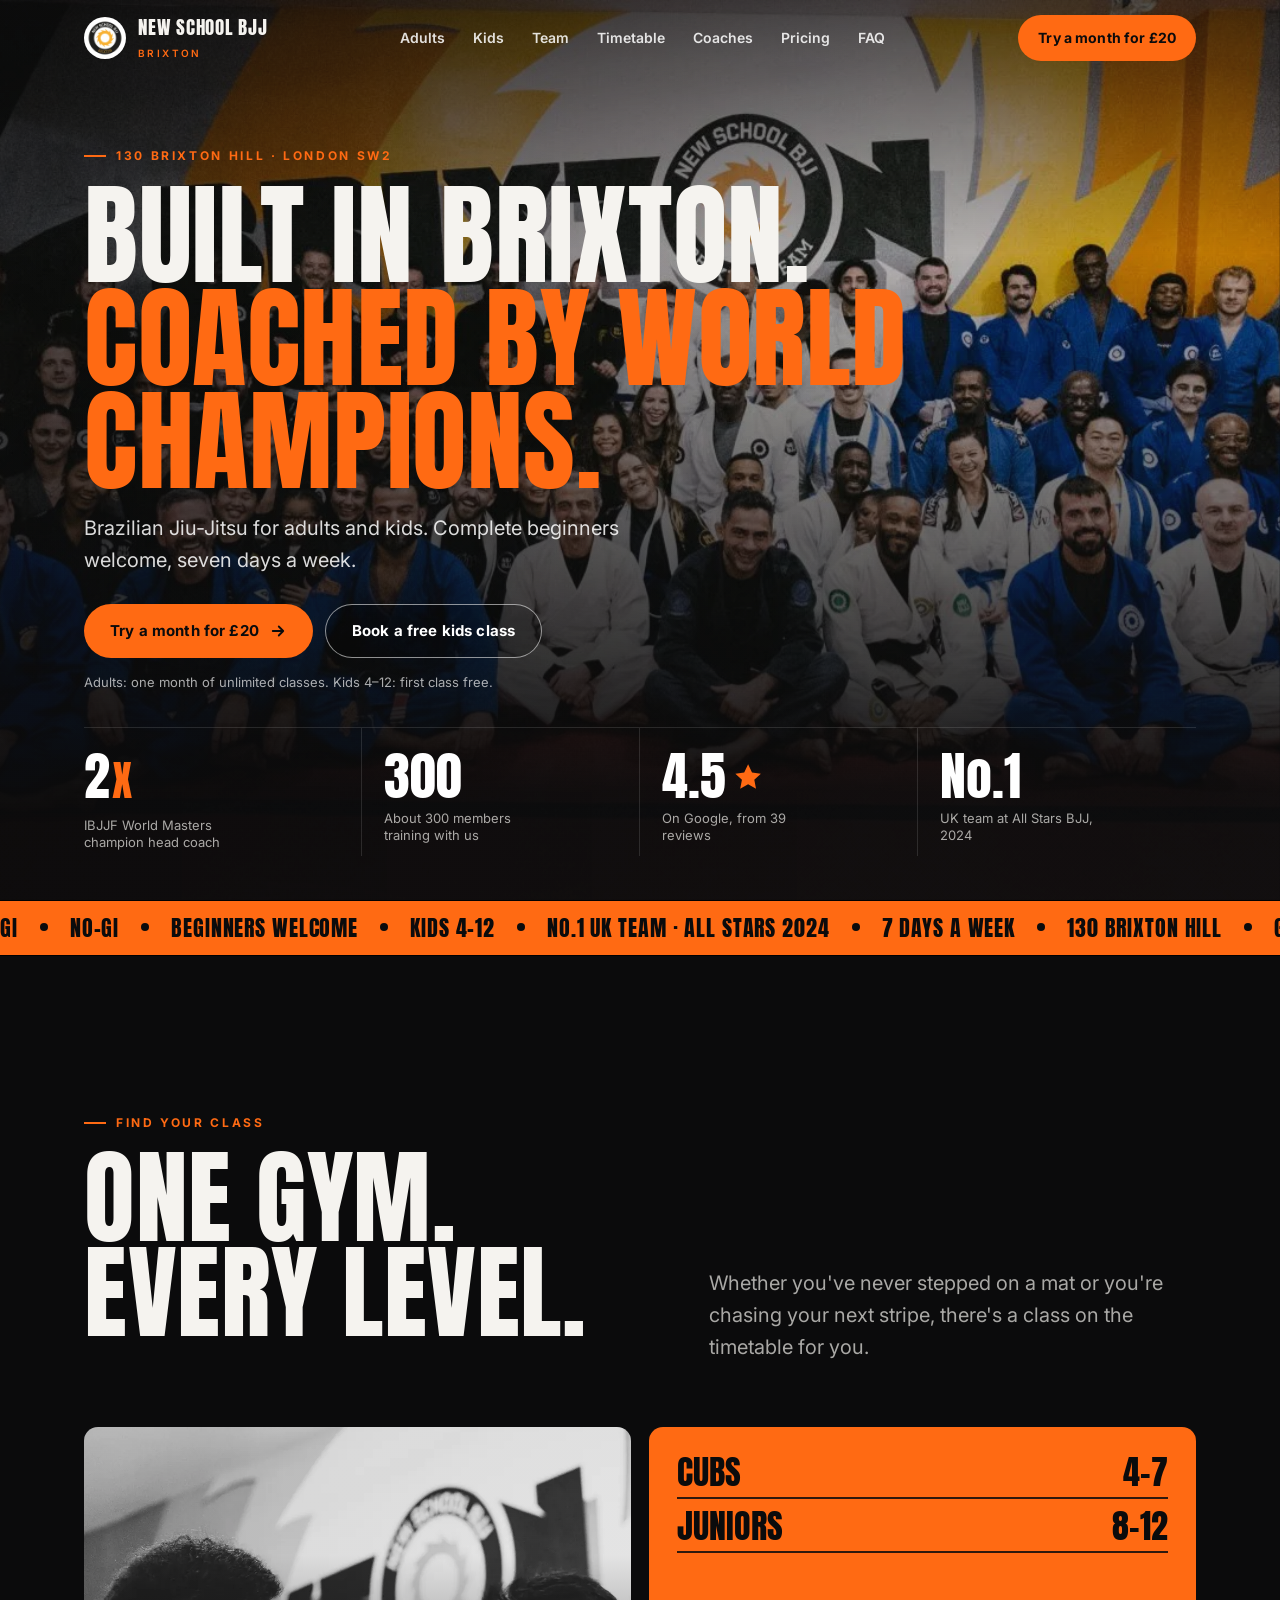
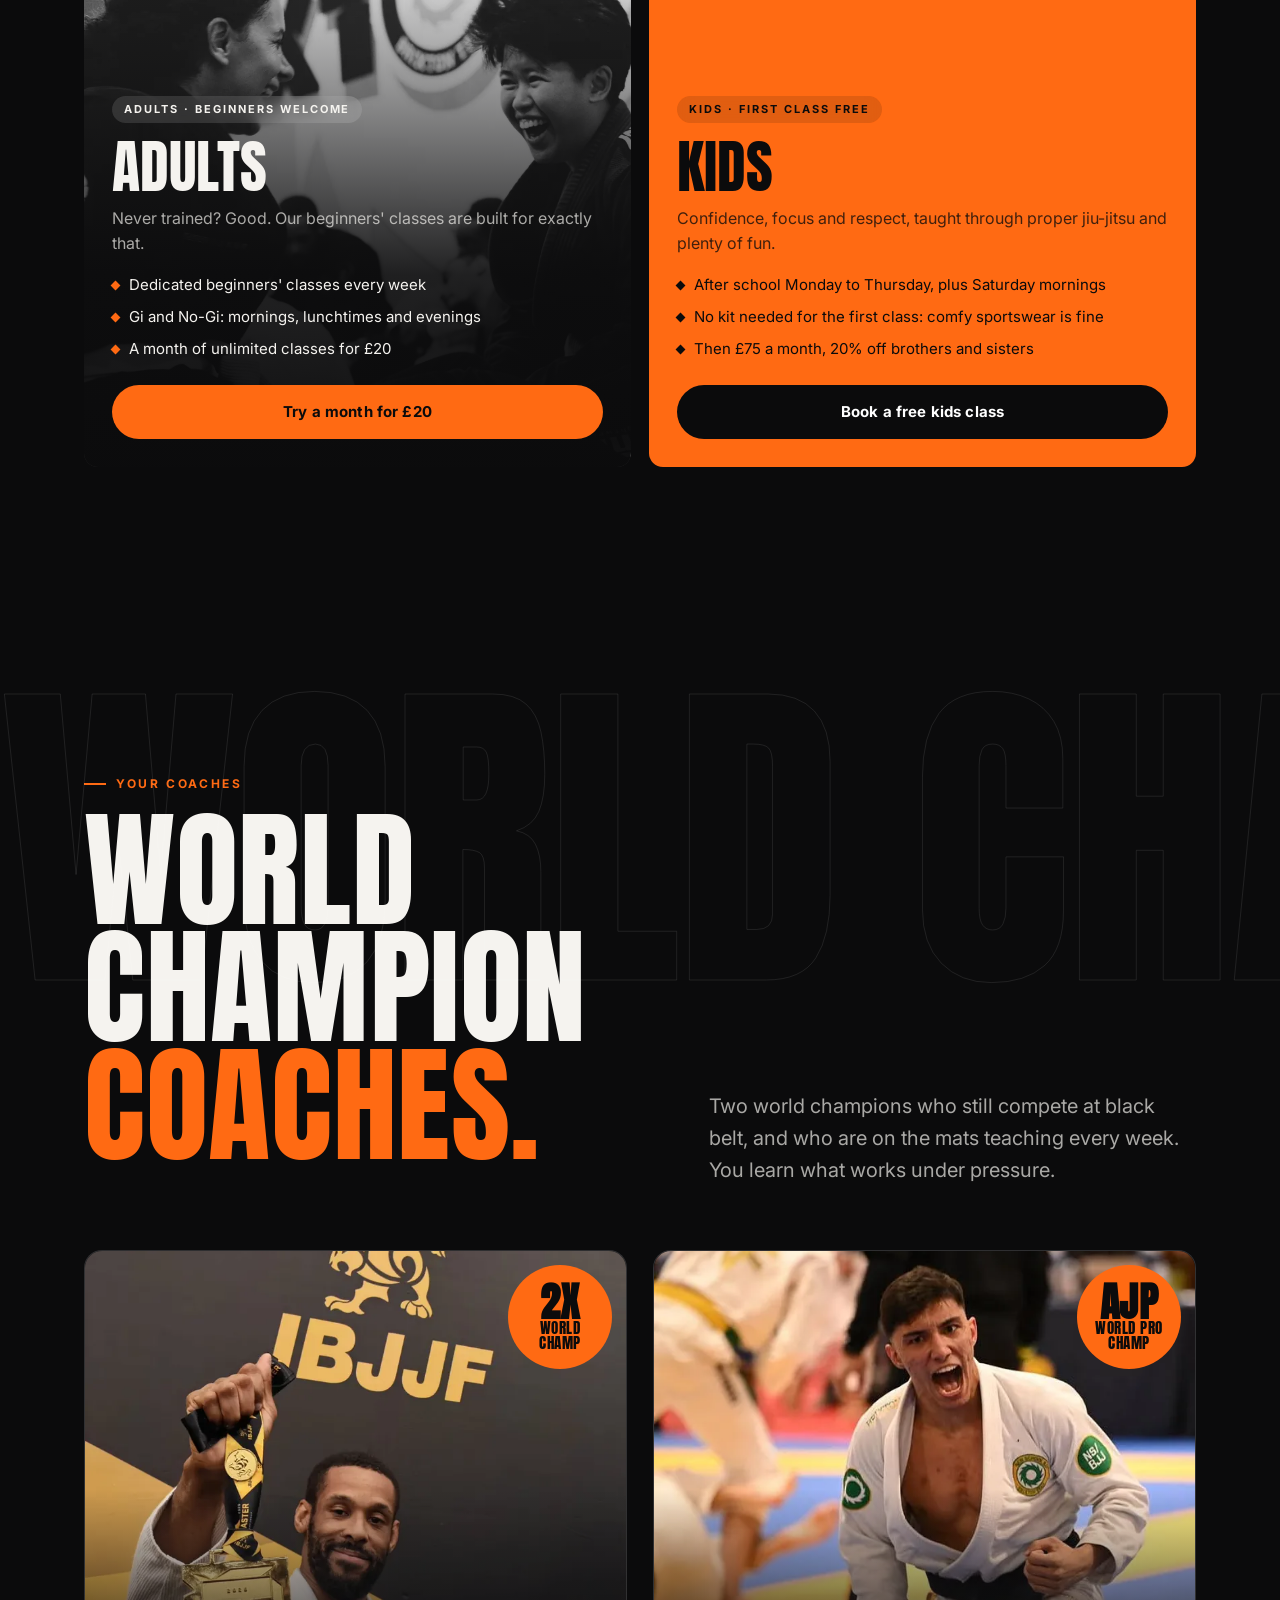
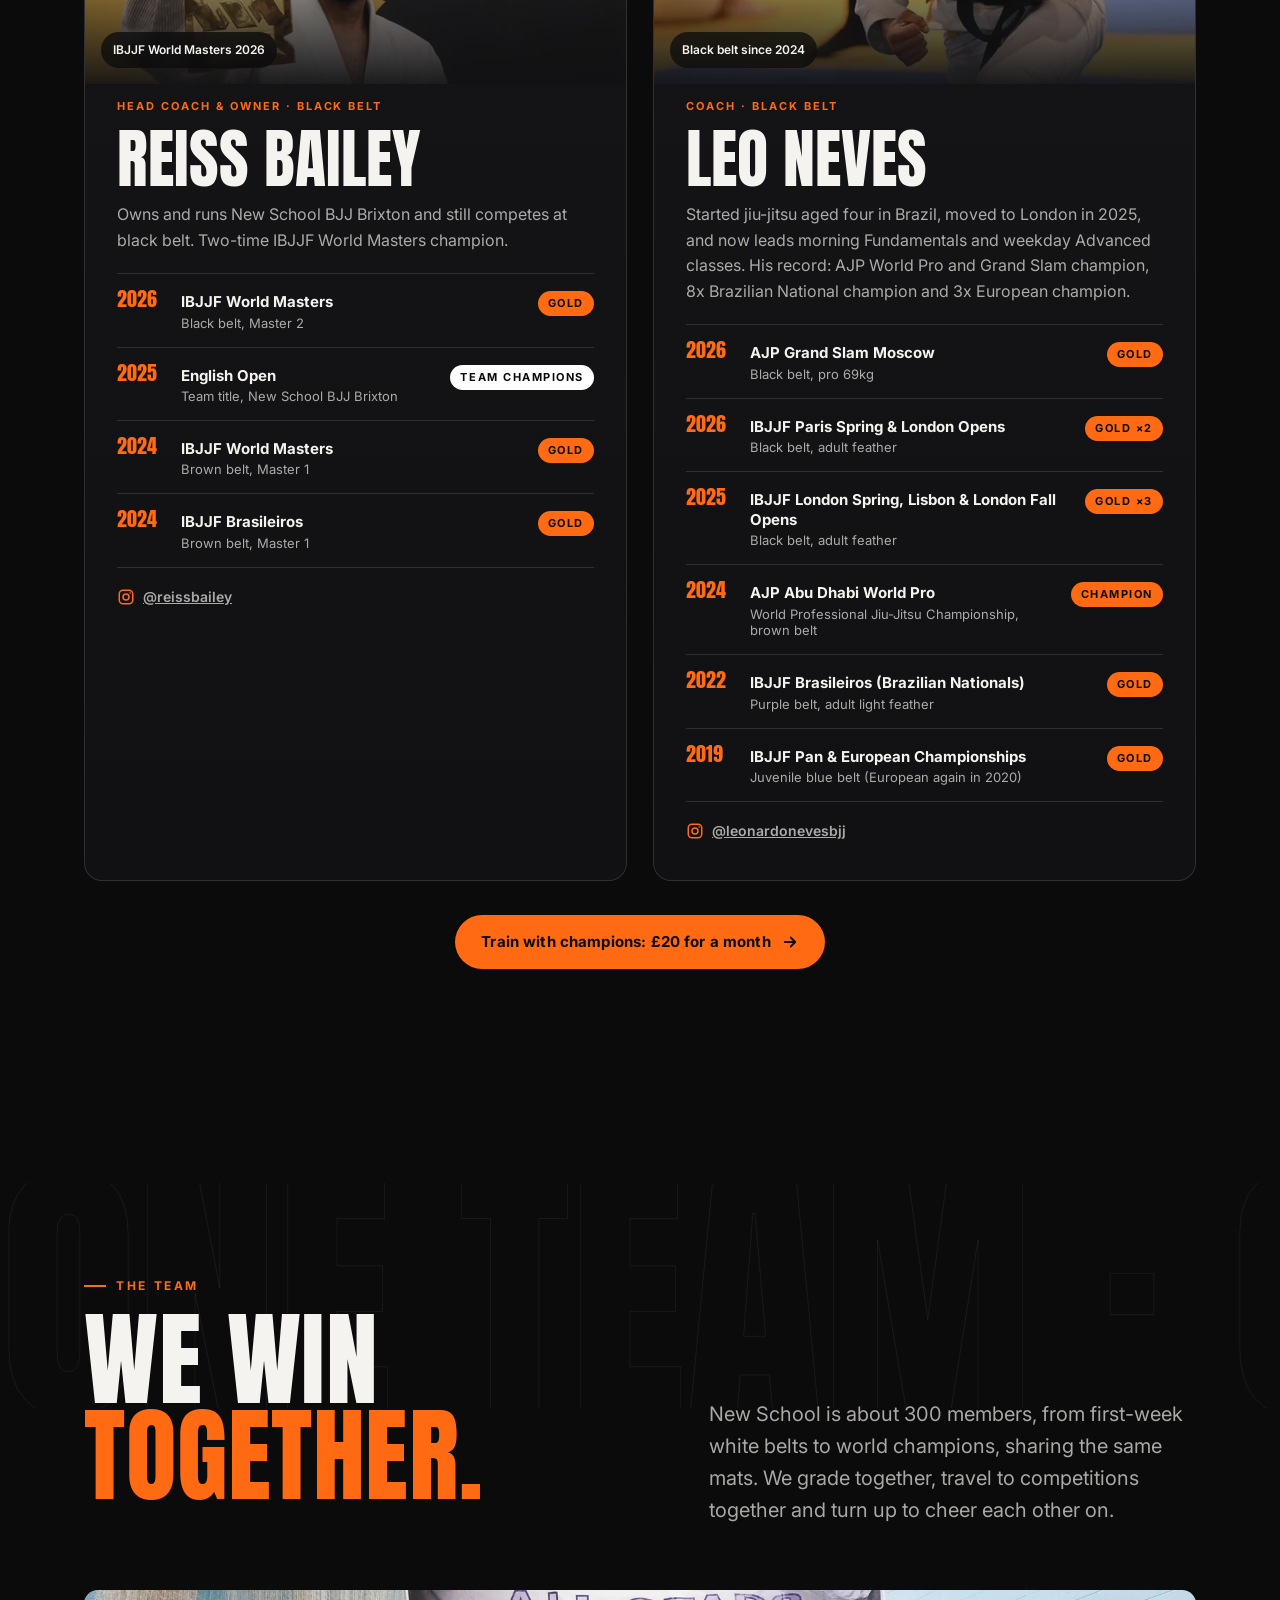
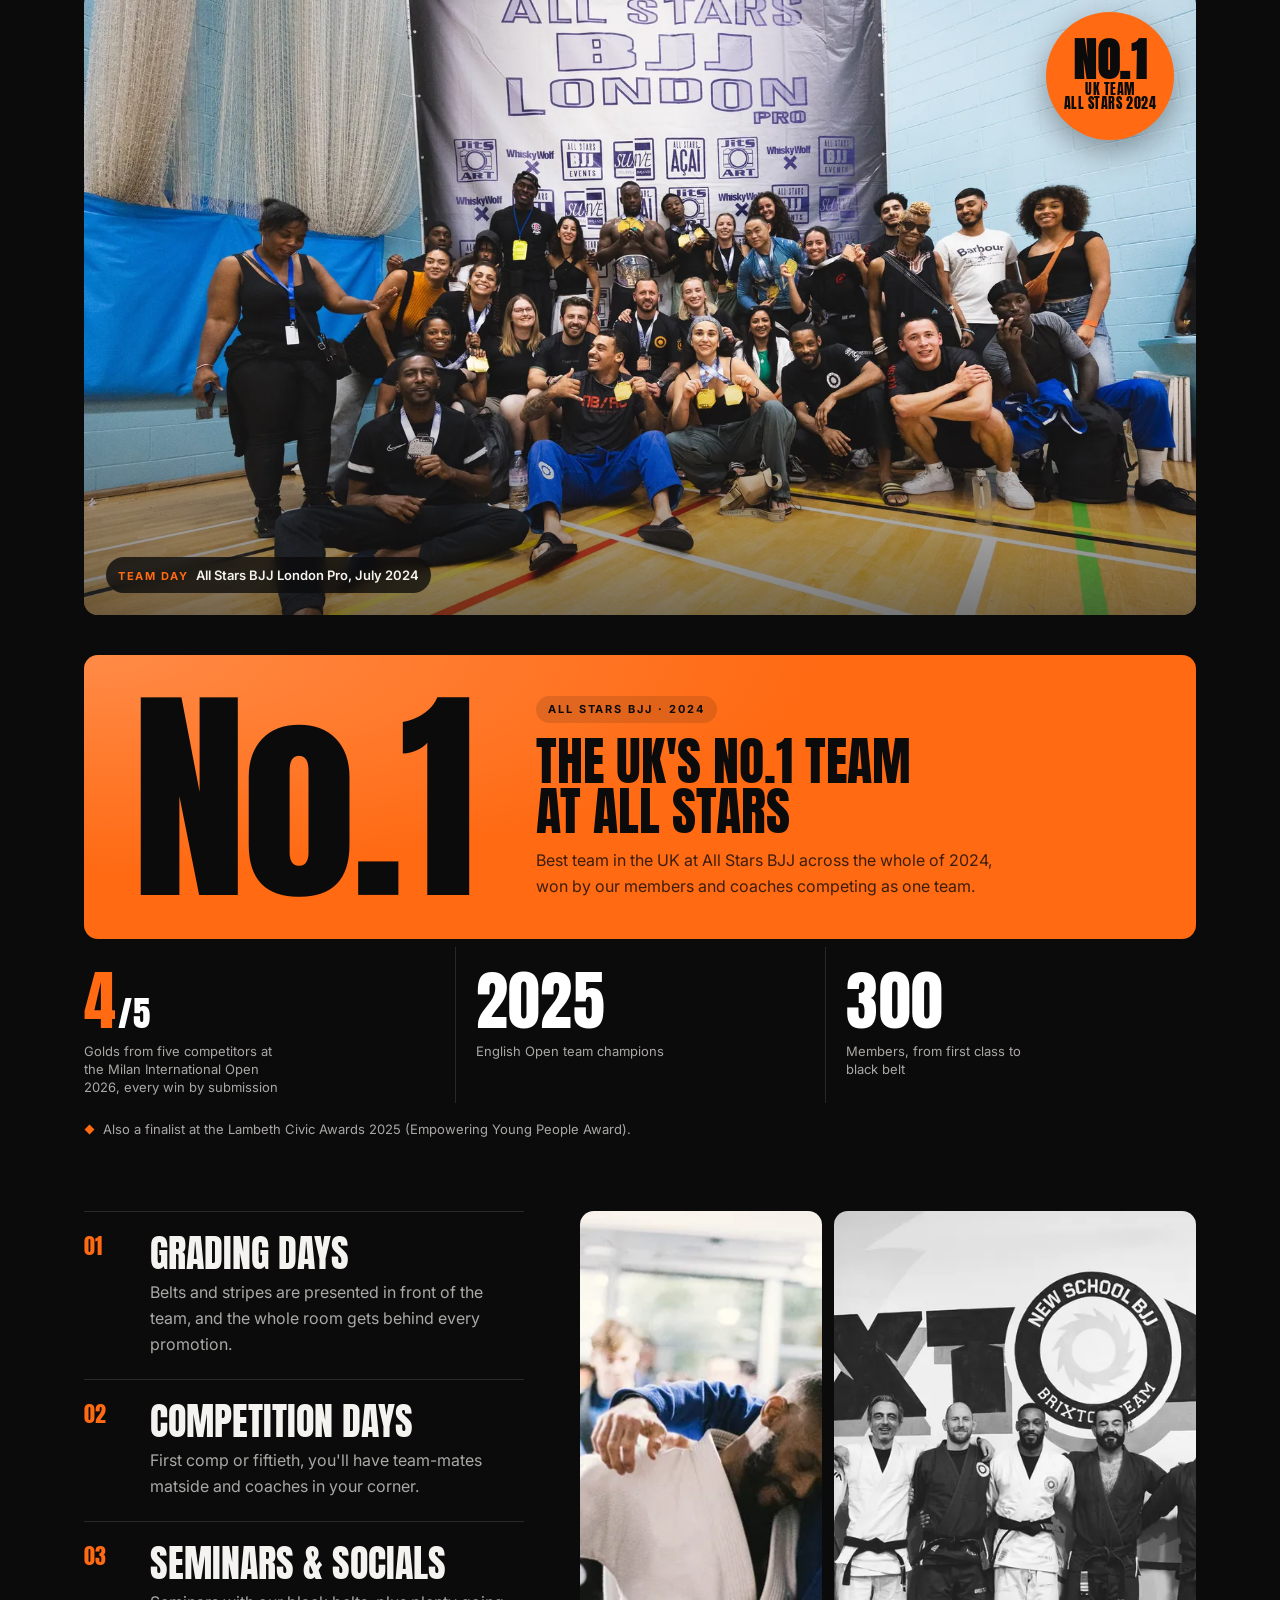
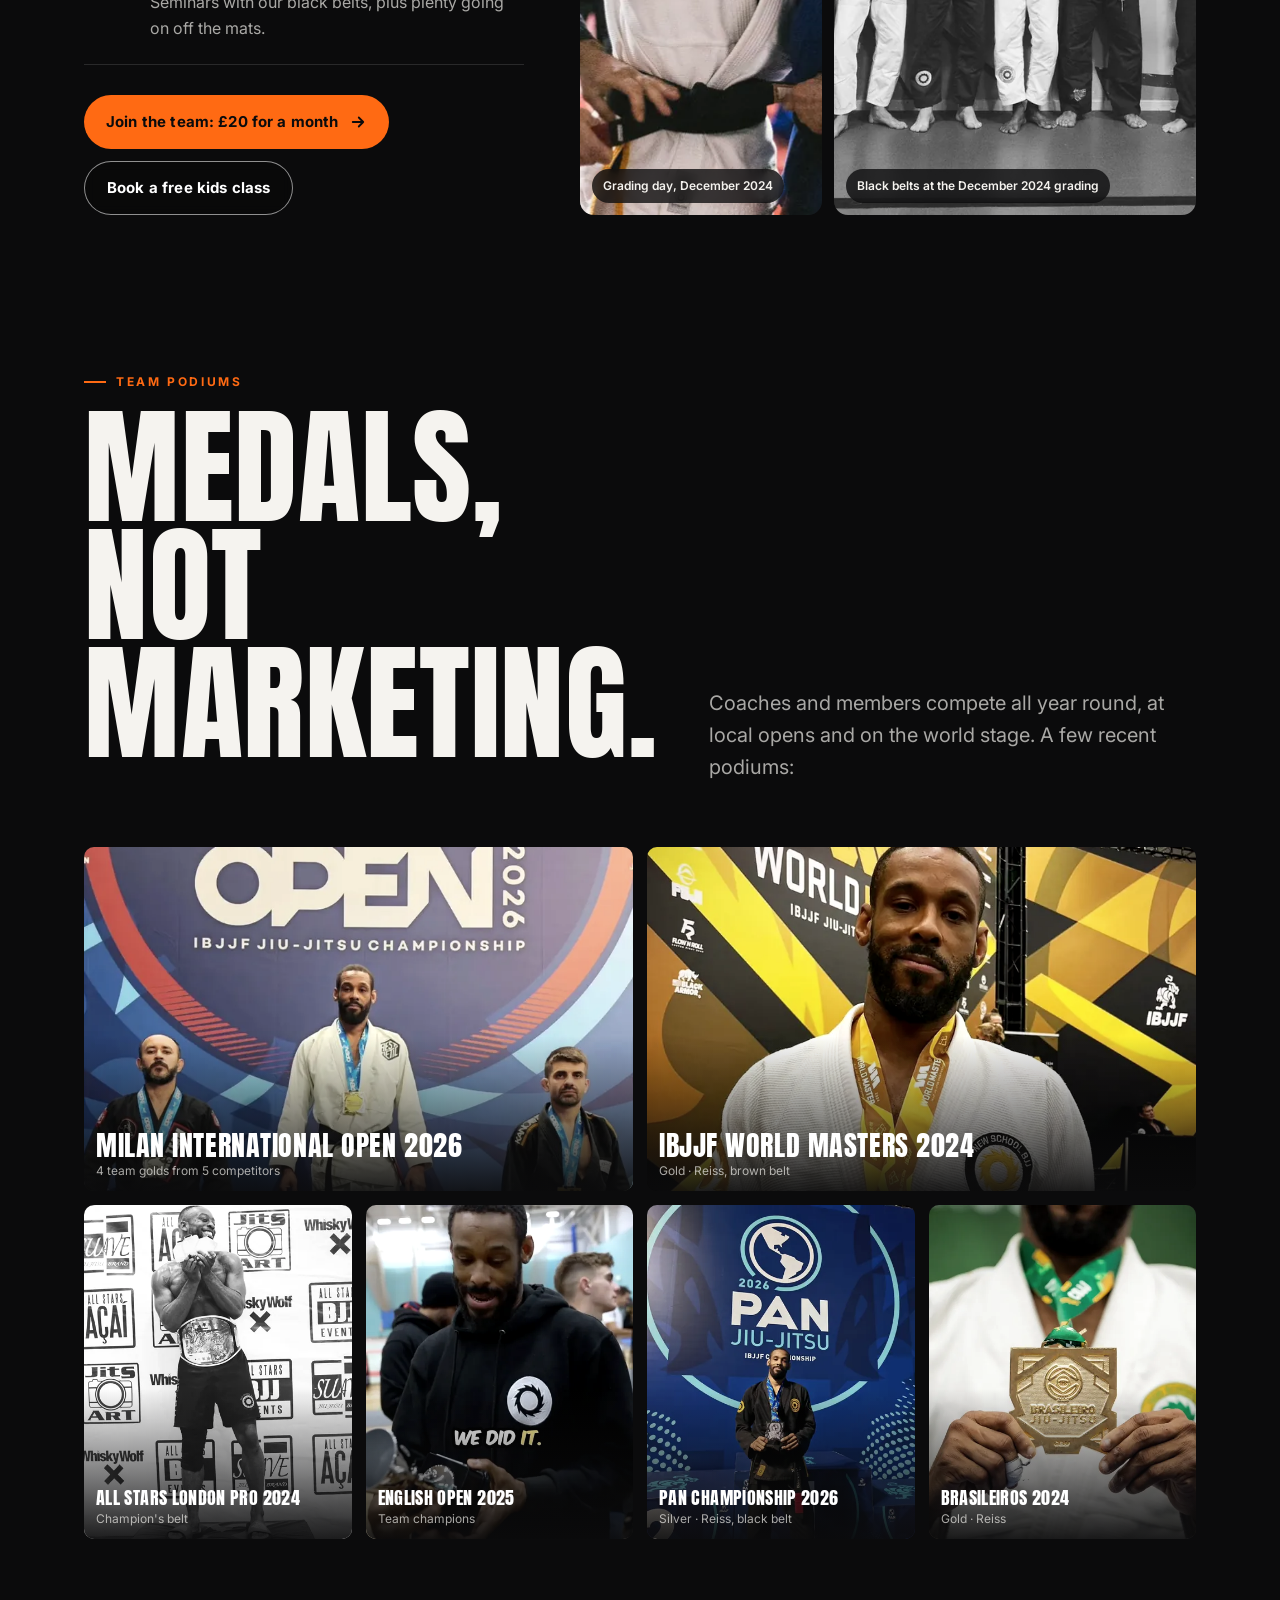
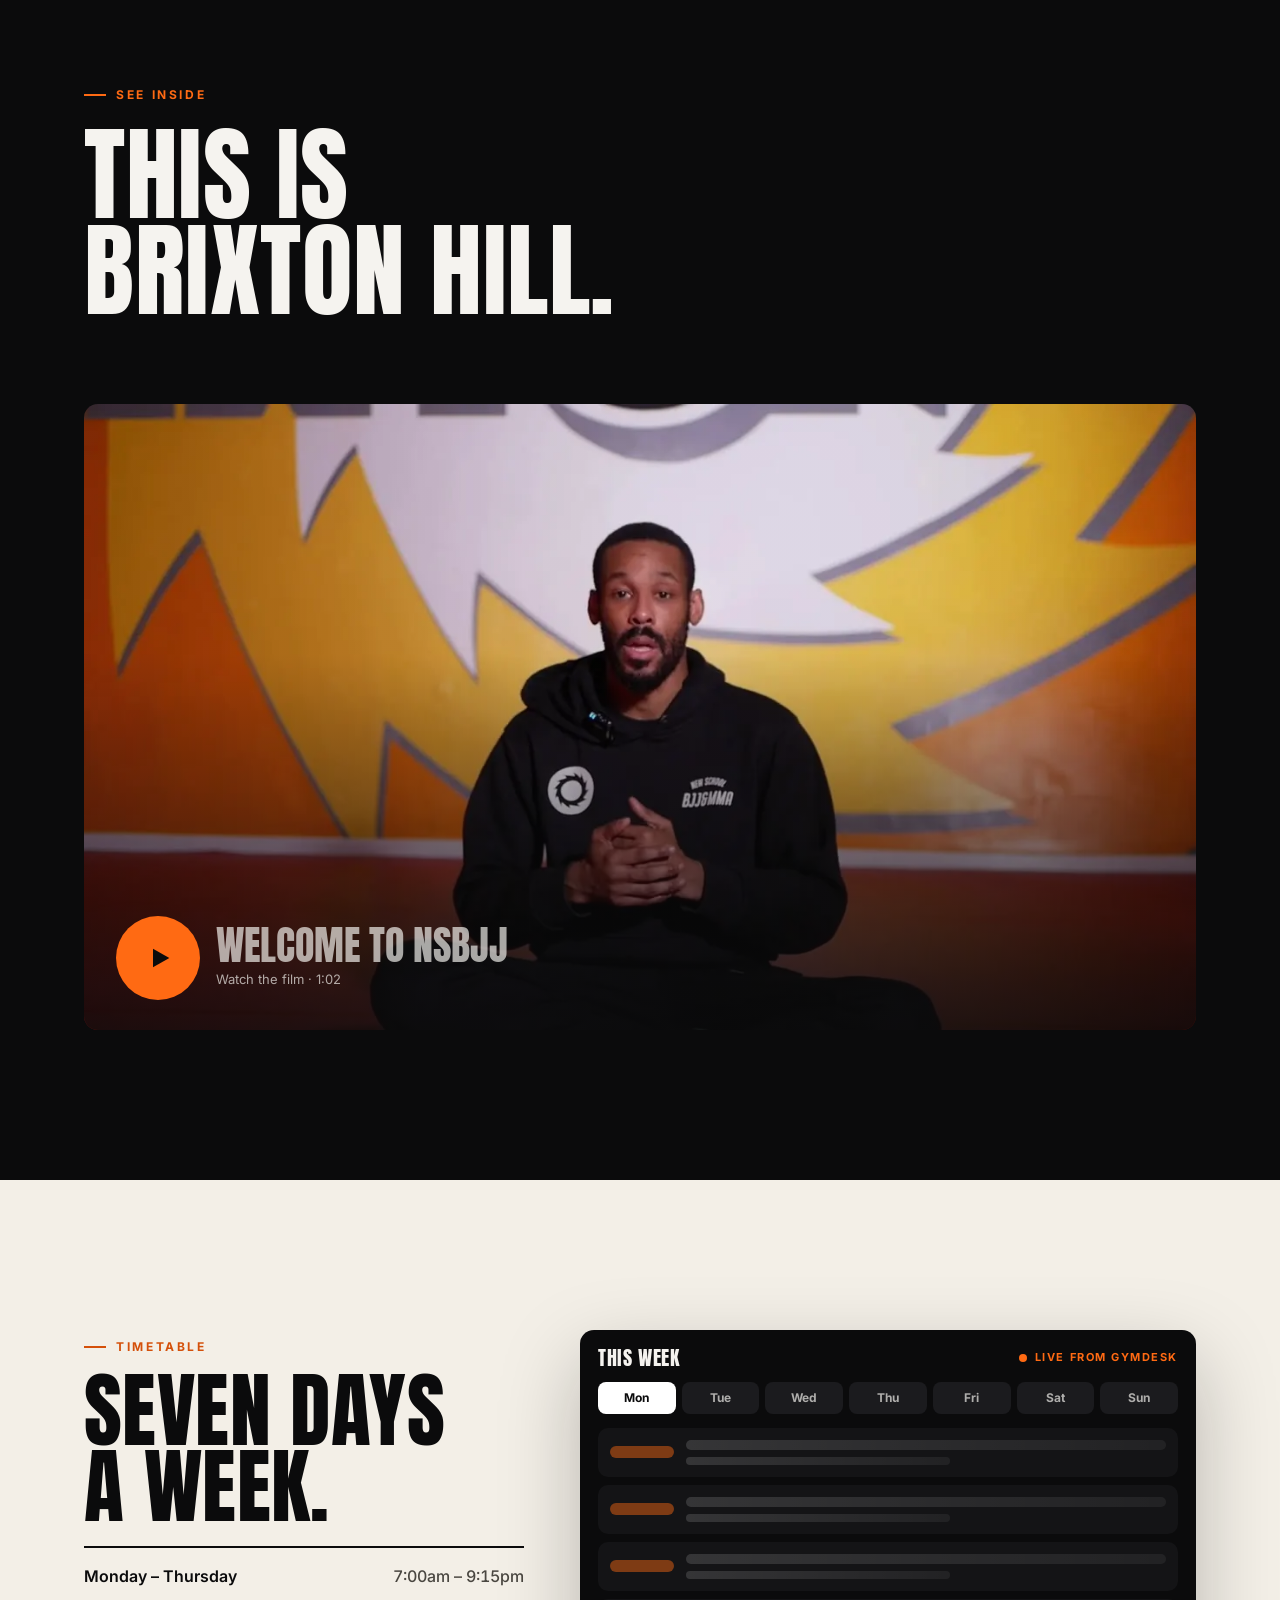
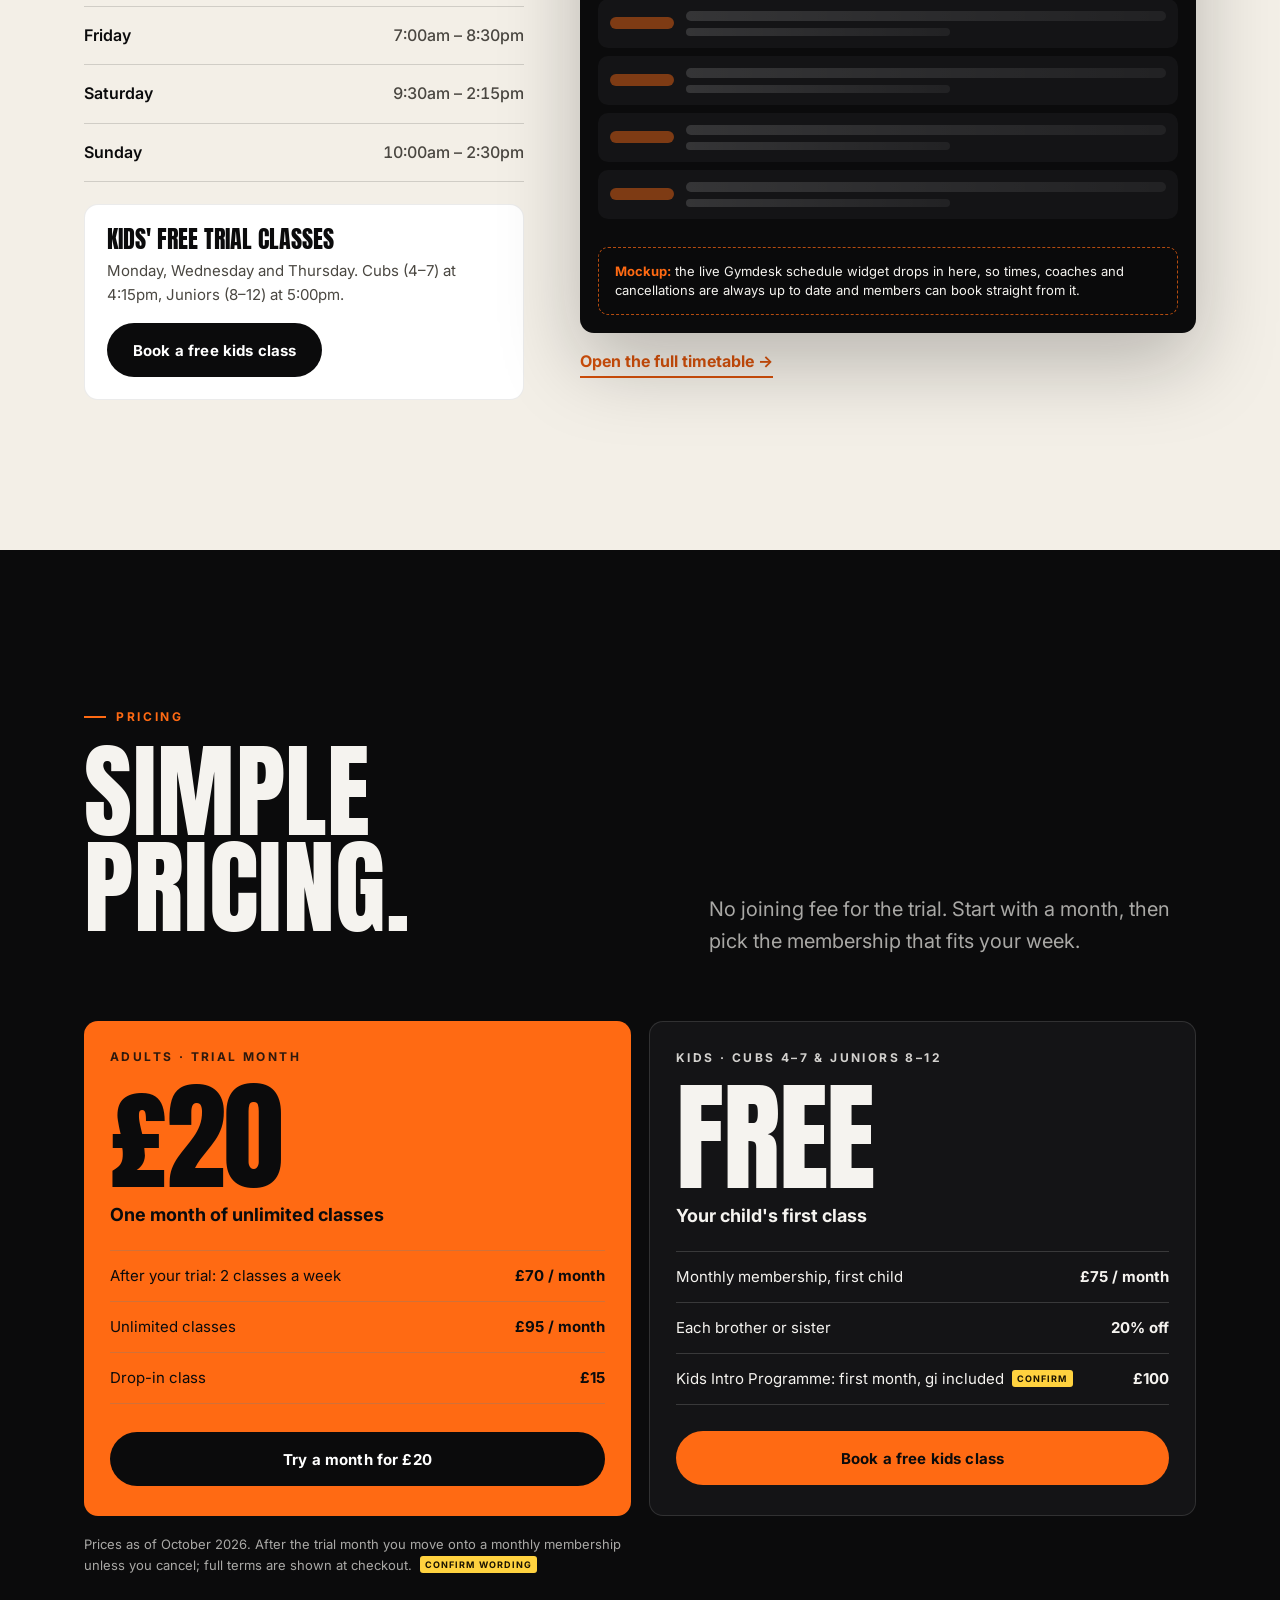
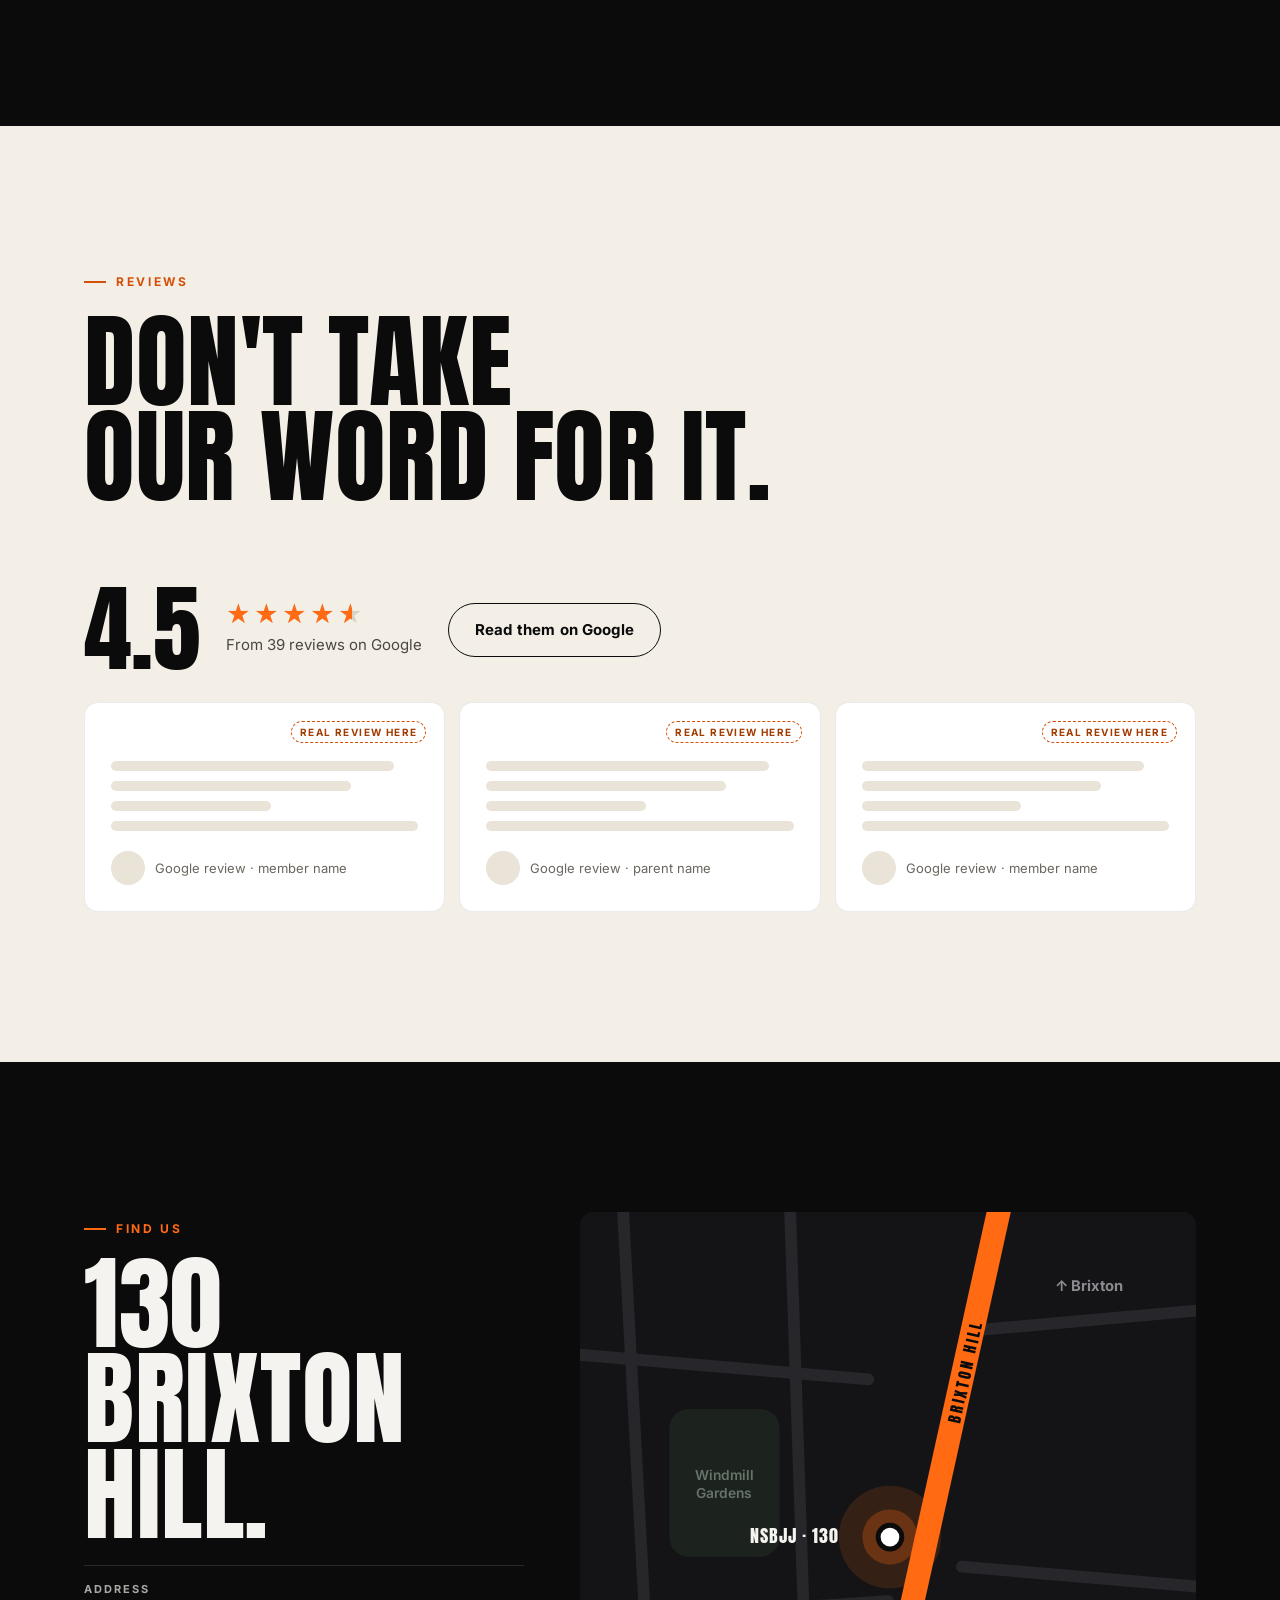
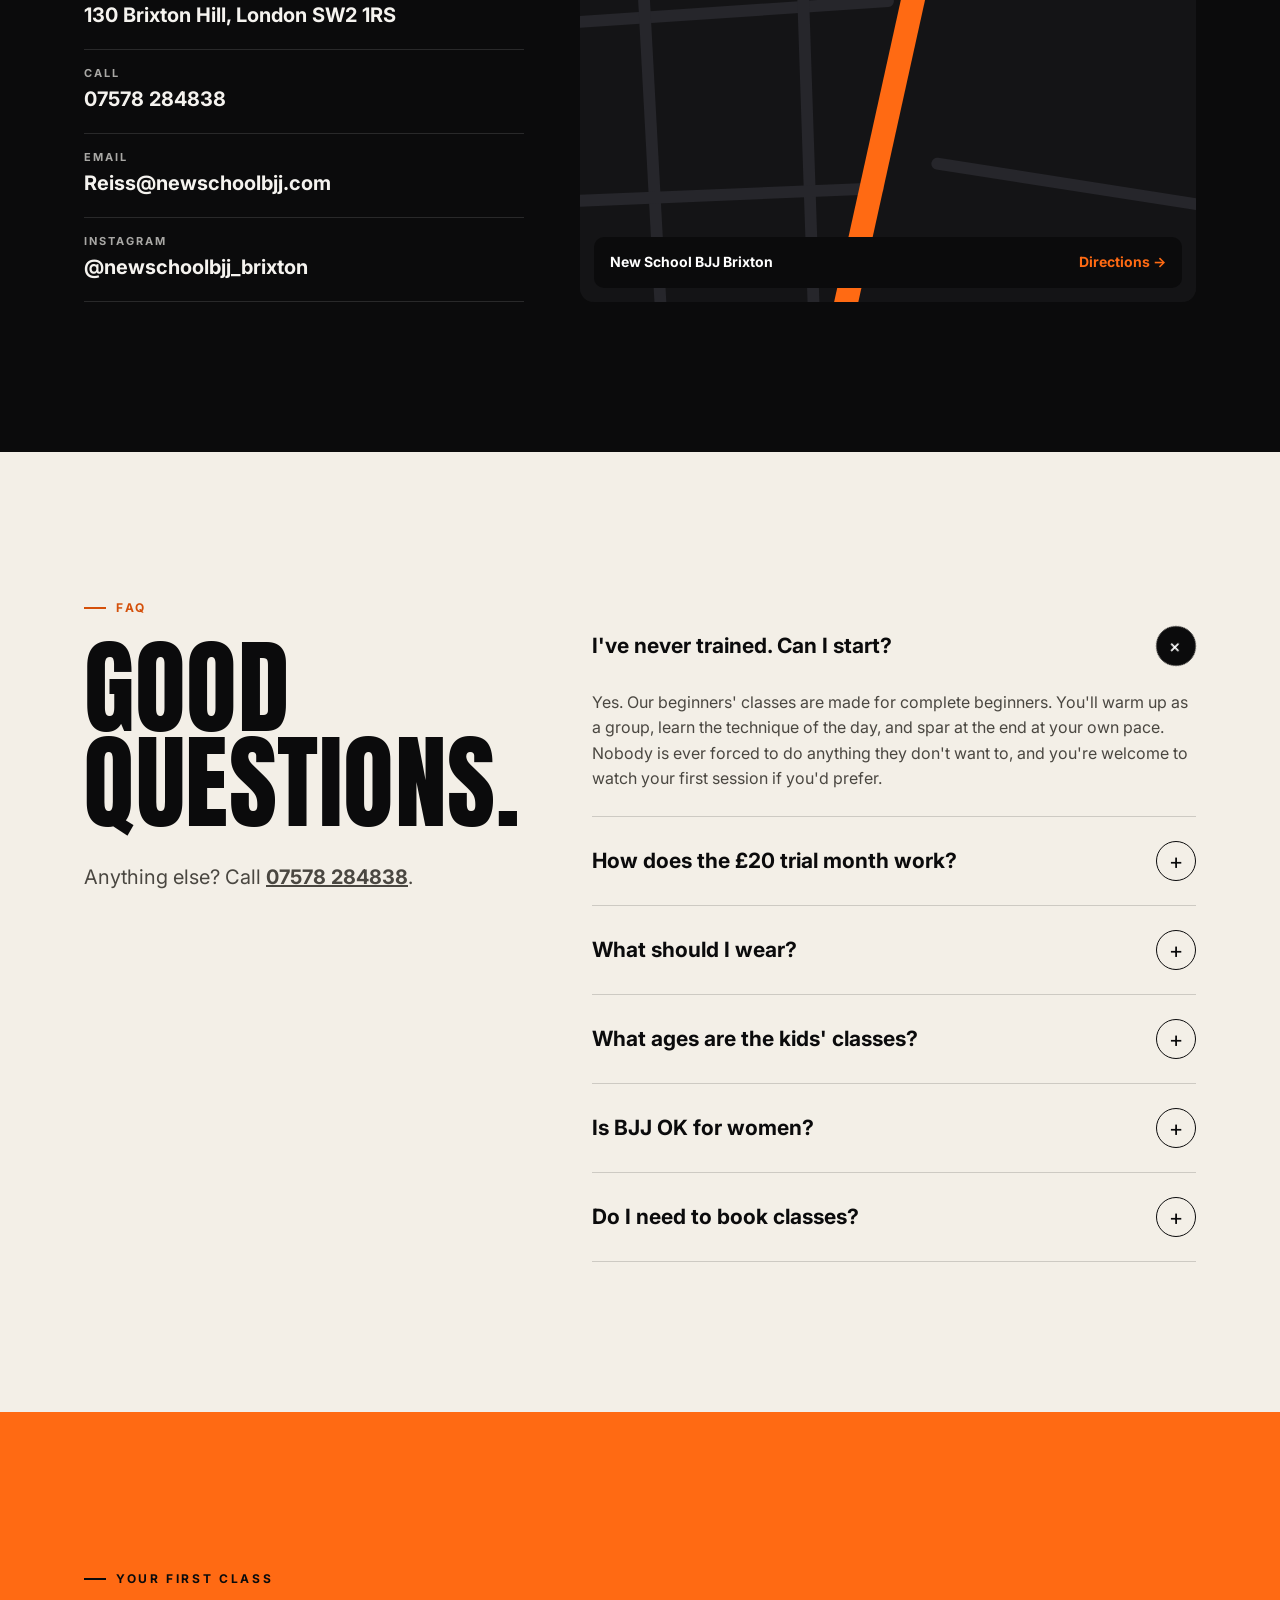
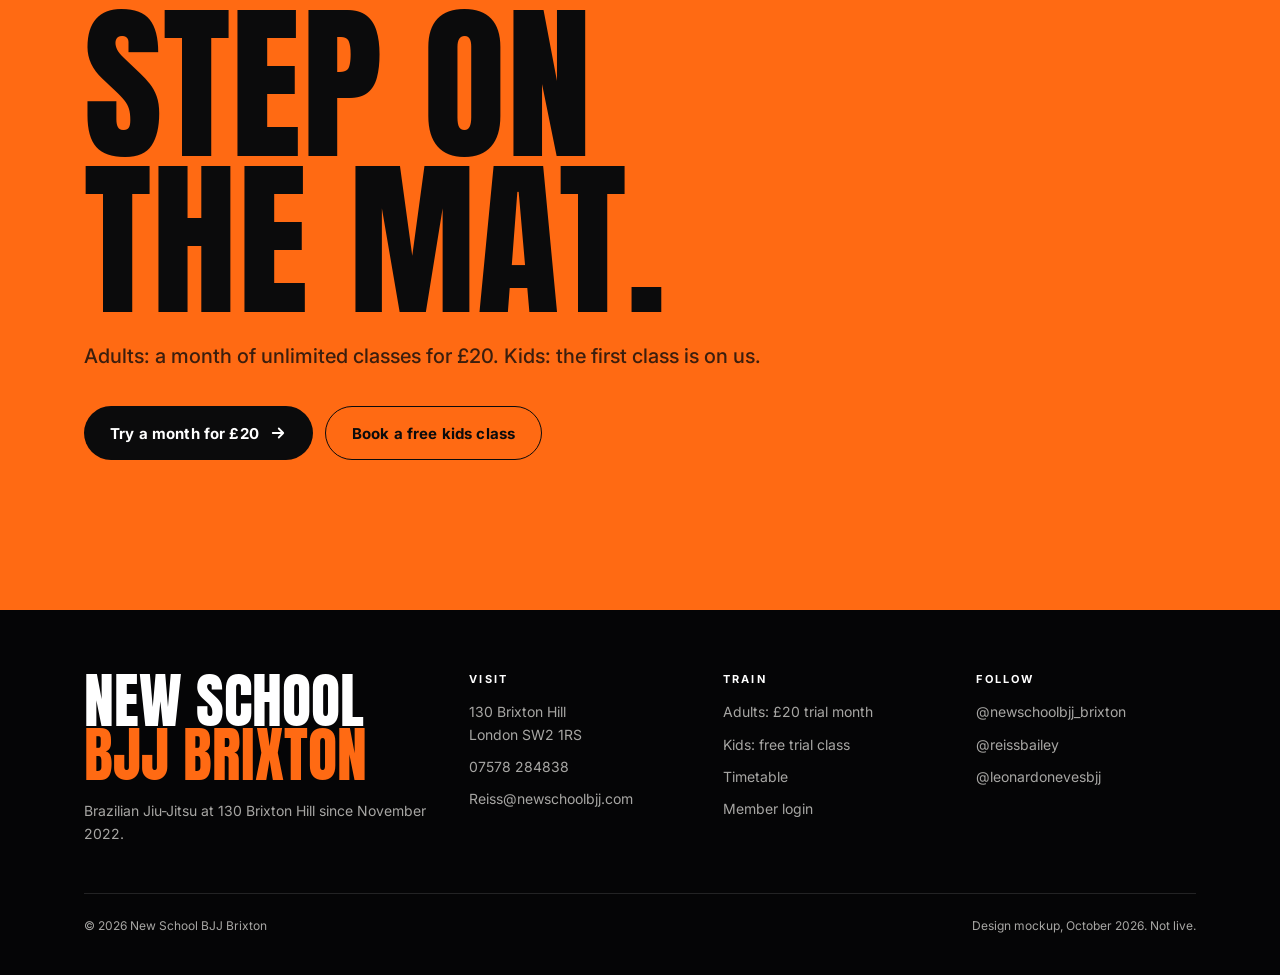
<file: index.html>
<!doctype html>
<html lang="en-GB">
<head>
<meta charset="utf-8">
<meta name="viewport" content="width=device-width, initial-scale=1, viewport-fit=cover">
<title>Brazilian Jiu-Jitsu in Brixton | New School BJJ Brixton</title>
<meta name="description" content="Adults' and kids' BJJ classes at 130 Brixton Hill, SW2, coached by IBJJF World Masters champion Reiss Bailey. Beginners welcome. Try a month for £20; kids' first class is free.">
<!-- MOCKUP ONLY: remove noindex at launch -->
<meta name="robots" content="noindex, nofollow">
<!-- [CONFIRM] canonical depends on Reiss's domain decision (see plan.md) -->
<!-- <link rel="canonical" href="https://www.newschoolbjjlondon.co.uk/"> -->
<meta property="og:title" content="New School BJJ Brixton | Brazilian Jiu-Jitsu at 130 Brixton Hill">
<meta property="og:description" content="Beginners welcome. Try a month of unlimited classes for £20. Kids' first class free.">
<meta property="og:image" content="img/nsbjj-brixton-team-1920.jpg">
<meta name="theme-color" content="#0b0b0c">
<link rel="icon" href="img/nsbjj-logo-192.jpg">
<link rel="preload" href="fonts/anton.woff2" as="font" type="font/woff2" crossorigin>
<link rel="preload" href="fonts/inter-var.woff2" as="font" type="font/woff2" crossorigin>
<link rel="preload" as="image" href="img/nsbjj-brixton-team-mobile.webp" media="(max-width:719px)">
<link rel="preload" as="image" href="img/nsbjj-brixton-team-1920.webp" media="(min-width:720px)">
<link rel="stylesheet" href="styles.css">

<!-- LocalBusiness structured data. No aggregateRating: Google ignores self-served review markup for local businesses. -->
<script type="application/ld+json">
{
  "@context": "https://schema.org",
  "@type": ["SportsActivityLocation", "ExerciseGym"],
  "name": "New School BJJ Brixton",
  "description": "Brazilian Jiu-Jitsu classes for adults and kids at 130 Brixton Hill, London.",
  "url": "https://www.newschoolbjjlondon.co.uk/",
  "telephone": "+447578284838",
  "email": "Reiss@newschoolbjj.com",
  "image": "https://www.newschoolbjjlondon.co.uk/img/nsbjj-brixton-team-1920.jpg",
  "address": {"@type": "PostalAddress", "streetAddress": "130 Brixton Hill", "addressLocality": "London", "postalCode": "SW2 1RS", "addressCountry": "GB"},
  "sameAs": ["https://www.instagram.com/newschoolbjj_brixton/", "https://www.instagram.com/reissbailey/"],
  "openingHoursSpecification": [
    {"@type": "OpeningHoursSpecification", "dayOfWeek": ["Monday","Tuesday","Wednesday","Thursday"], "opens": "07:00", "closes": "21:15"},
    {"@type": "OpeningHoursSpecification", "dayOfWeek": "Friday", "opens": "07:00", "closes": "20:30"},
    {"@type": "OpeningHoursSpecification", "dayOfWeek": "Saturday", "opens": "09:30", "closes": "14:15"},
    {"@type": "OpeningHoursSpecification", "dayOfWeek": "Sunday", "opens": "10:00", "closes": "14:30"}
  ]
}
</script>
<!-- TRACKING (inactive in mockup; add behind a cookie-consent banner at launch):
     Meta pixel 186884630860567 (same pixel as the ClickFunnels funnel)
     Google tag AW-962693517 (+ GA4 property if created). See plan.md "Tracking". -->
</head>
<body>

<header class="site-header">
  <nav class="wrap nav" aria-label="Main">
    <a class="brand" href="#top" aria-label="New School BJJ Brixton home">
      <img src="img/nsbjj-logo-192.jpg" alt="" width="42" height="42">
      <span><b>New School BJJ</b><small>BRIXTON</small></span>
    </a>
    <ul class="nav-links">
      <li><a href="#programmes">Adults</a></li>
      <li><a href="#programmes">Kids</a></li>
      <li><a href="#team">Team</a></li>
      <li><a href="#timetable">Timetable</a></li>
      <li><a href="#coach">Coaches</a></li>
      <li><a href="#pricing">Pricing</a></li>
      <li><a href="#faq">FAQ</a></li>
    </ul>
    <a class="btn btn-primary nav-cta" href="https://www.newschoolbjjbrixton.com/offer">Try a month for £20</a>
    <details class="menu">
      <summary aria-label="Open menu"><span></span></summary>
      <div class="menu-panel">
        <a href="#programmes">Adults</a><a href="#programmes">Kids</a><a href="#team">Team</a>
        <a href="#timetable">Timetable</a><a href="#coach">Coaches</a><a href="#pricing">Pricing</a>
        <a href="#location">Find us</a><a href="#faq">FAQ</a>
        <a class="btn btn-primary" href="https://www.newschoolbjjbrixton.com/offer">Try a month for £20</a>
      </div>
    </details>
  </nav>
</header>

<main id="top">
<!-- HERO -->
<section class="hero">
  <picture>
    <source media="(max-width:719px)" srcset="img/nsbjj-brixton-team-mobile.webp" type="image/webp">
    <source media="(max-width:719px)" srcset="img/nsbjj-brixton-team-mobile.jpg">
    <source srcset="img/nsbjj-brixton-team-1920.webp" type="image/webp">
    <img src="img/nsbjj-brixton-team-1920.jpg" alt="The New School BJJ Brixton team on the mats in front of the orange Brixton mural" fetchpriority="high" width="1920" height="759">
  </picture>
  <div class="wrap hero-inner">
    <span class="eyebrow reveal-up">130 Brixton Hill · London SW2</span>
    <h1 class="display reveal-up d1">Built in Brixton. <span class="accent">Coached by world champions.</span></h1>
    <p class="lede reveal-up d2">Brazilian Jiu-Jitsu for adults and kids. Complete beginners welcome, seven days a week.</p>
    <div class="hero-ctas reveal-up d3">
      <a class="btn btn-primary" href="https://www.newschoolbjjbrixton.com/offer">Try a month for £20 <svg viewBox="0 0 24 24" fill="none" stroke="currentColor" stroke-width="2.4" stroke-linecap="round" stroke-linejoin="round" aria-hidden="true"><path d="M5 12h14M13 6l6 6-6 6"/></svg></a>
      <a class="btn btn-ghost" href="https://www.newschoolbjjlondon.co.uk/book?schedule=9937">Book a free kids class</a>
    </div>
    <p class="hero-note reveal-up d3">Adults: one month of unlimited classes. Kids 4–12: first class free.</p>
    <div class="proof reveal-up d4">
      <div><strong>2<span class="accent">X</span></strong><span>IBJJF World Masters champion head coach</span></div>
      <div><strong>300</strong><span>About 300 members training with us</span></div>
      <div><strong>4.5<svg class="star" viewBox="0 0 24 24" aria-hidden="true"><path d="M12 2.5l2.9 6.1 6.6.8-4.9 4.6 1.3 6.6L12 17.3l-5.9 3.3 1.3-6.6L2.5 9.4l6.6-.8z"/></svg></strong><span>On Google, from 39 reviews</span></div>
      <div><strong>No.1</strong><span>UK team at All Stars BJJ, 2024</span></div>
    </div>
  </div>
</section>

<div class="ticker" aria-hidden="true"><div class="ticker-track">
  <span>Gi<i></i>No-Gi<i></i>Beginners welcome<i></i>Kids 4–12<i></i>No.1 UK team · All Stars 2024<i></i>7 days a week<i></i>130 Brixton Hill<i></i></span>
  <span>Gi<i></i>No-Gi<i></i>Beginners welcome<i></i>Kids 4–12<i></i>No.1 UK team · All Stars 2024<i></i>7 days a week<i></i>130 Brixton Hill<i></i></span>
</div></div>

<!-- PROGRAMMES -->
<section class="sec" id="programmes">
  <div class="wrap">
    <div class="sec-head row rv">
      <div><span class="eyebrow">Find your class</span><h2 class="display">One gym.<br>Every level.</h2></div>
      <p class="lede">Whether you've never stepped on a mat or you're chasing your next stripe, there's a class on the timetable for you.</p>
    </div>
    <div class="programs">
      <article class="prog rv" id="adults">
        <div class="prog-media"><img src="img/training-partners-2023-1000.webp" srcset="img/training-partners-2023-600.webp 600w, img/training-partners-2023-1000.webp 1000w" sizes="(min-width:1000px) 50vw, 100vw" alt="Two members laughing between rounds on the mats at New School Brixton" loading="lazy" width="1000" height="1250" style="object-position:50% 30%"></div>
        <div class="prog-body">
          <span class="prog-tag">Adults · Beginners welcome</span>
          <h3>Adults</h3>
          <p>Never trained? Good. Our beginners' classes are built for exactly that.</p>
          <ul><li>Dedicated beginners' classes every week</li><li>Gi and No-Gi: mornings, lunchtimes and evenings</li><li>A month of unlimited classes for £20</li></ul>
          <a class="btn btn-primary" href="https://www.newschoolbjjbrixton.com/offer">Try a month for £20</a>
        </div>
      </article>
      <article class="prog prog-kids rv" id="kids">
        <div class="kids-ages" aria-label="Kids age groups"><div><b>Cubs</b><em>4–7</em></div><div><b>Juniors</b><em>8–12</em></div></div>
        <div class="prog-body">
          <span class="prog-tag">Kids · First class free</span>
          <h3>Kids</h3>
          <p>Confidence, focus and respect, taught through proper jiu-jitsu and plenty of fun.</p>
          <ul><li>After school Monday to Thursday, plus Saturday mornings</li><li>No kit needed for the first class: comfy sportswear is fine</li><li>Then £75 a month, 20% off brothers and sisters</li></ul>
          <a class="btn btn-dark" href="https://www.newschoolbjjlondon.co.uk/book?schedule=9937">Book a free kids class</a>
        </div>
      </article>
    </div>
  </div>
</section>

<!-- CHAMPION COACHES -->
<section class="sec champ" id="coach">
  <div class="champ-bg" aria-hidden="true"><span>World Champion Coaches · World Champion Coaches · World Champion Coaches · </span></div>
  <div class="wrap">
    <div class="sec-head row rv coach-head">
      <div><span class="eyebrow">Your coaches</span><h2 class="display">World champion<br><span class="accent">coaches.</span></h2></div>
      <p class="lede">Two world champions who still compete at black belt, and who are on the mats teaching every week. You learn what works under pressure.</p>
    </div>
    <div class="coaches">
      <article class="coach rv">
        <figure class="coach-photo">
          <img class="pos-low" src="img/reiss-worlds-2026-800.webp" srcset="img/reiss-worlds-2026-480.webp 480w, img/reiss-worlds-2026-800.webp 800w" sizes="(min-width:1000px) 560px, 100vw" alt="Reiss Bailey holding his 2026 IBJJF World Master gold medal" loading="lazy" width="800" height="800">
          <div class="badge-gold" aria-hidden="true"><span><b>2X</b>World<br>Champ</span></div>
          <figcaption>IBJJF World Masters 2026</figcaption>
        </figure>
        <div class="coach-body">
          <span class="coach-role">Head coach &amp; owner · Black belt</span>
          <h3>Reiss Bailey</h3>
          <p>Owns and runs New School BJJ Brixton and still competes at black belt. Two-time IBJJF World Masters champion.</p>
          <ul class="titles">
            <li><span class="yr">2026</span><span class="ev">IBJJF World Masters<small>Black belt, Master 2</small></span><span class="md gold">Gold</span></li>
            <li><span class="yr">2025</span><span class="ev">English Open<small>Team title, New School BJJ Brixton</small></span><span class="md">Team champions</span></li>
            <li><span class="yr">2024</span><span class="ev">IBJJF World Masters<small>Brown belt, Master 1</small></span><span class="md gold">Gold</span></li>
            <li><span class="yr">2024</span><span class="ev">IBJJF Brasileiros<small>Brown belt, Master 1</small></span><span class="md gold">Gold</span></li>
          </ul>
          <a class="coach-ig" href="https://www.instagram.com/reissbailey/" target="_blank" rel="noopener"><svg viewBox="0 0 24 24" fill="none" stroke="currentColor" stroke-width="2" stroke-linecap="round" stroke-linejoin="round" aria-hidden="true"><rect x="3" y="3" width="18" height="18" rx="5"/><circle cx="12" cy="12" r="4"/><circle cx="17.5" cy="6.5" r="1" fill="currentColor" stroke="none"/></svg>@reissbailey</a>
        </div>
      </article>
      <article class="coach rv">
        <!-- Photo: BJJ Heroes profile image (bjjheroes.com/bjj-fighters/leonardo-neves), shows Leo in New School BJJ patches.
             [CONFIRM] photo rights before launch, or swap for a photo Leo/the gym owns. -->
        <figure class="coach-photo">
          <img src="img/leo-neves-660.webp" alt="Leo Neves celebrating a win in a white gi with New School BJJ patches and a black belt" loading="lazy" width="660" height="550">
          <div class="badge-gold" aria-hidden="true"><span><b>AJP</b>World Pro<br>Champ</span></div>
          <figcaption>Black belt since 2024</figcaption>
        </figure>
        <div class="coach-body">
          <span class="coach-role">Coach · Black belt</span>
          <h3>Leo Neves</h3>
          <!-- Record line is attributed: taken from Leo's own Instagram bio (@leonardonevesbjj):
               "1x World Pro Champion, 8x Brazilian National Champion, 3x European Champion". See SOURCES.md. -->
          <p>Started jiu-jitsu aged four in Brazil, moved to London in 2025, and now leads morning Fundamentals and weekday Advanced classes. His record: AJP World Pro and Grand Slam champion, 8x Brazilian National champion and 3x European champion.</p>
          <ul class="titles">
            <li><span class="yr">2026</span><span class="ev">AJP Grand Slam Moscow<small>Black belt, pro 69kg</small></span><span class="md gold">Gold</span></li>
            <li><span class="yr">2026</span><span class="ev">IBJJF Paris Spring &amp; London Opens<small>Black belt, adult feather</small></span><span class="md gold">Gold ×2</span></li>
            <li><span class="yr">2025</span><span class="ev">IBJJF London Spring, Lisbon &amp; London Fall Opens<small>Black belt, adult feather</small></span><span class="md gold">Gold ×3</span></li>
            <li><span class="yr">2024</span><span class="ev">AJP Abu Dhabi World Pro<small>World Professional Jiu-Jitsu Championship, brown belt</small></span><span class="md gold">Champion</span></li>
            <li><span class="yr">2022</span><span class="ev">IBJJF Brasileiros (Brazilian Nationals)<small>Purple belt, adult light feather</small></span><span class="md gold">Gold</span></li>
            <li><span class="yr">2019</span><span class="ev">IBJJF Pan &amp; European Championships<small>Juvenile blue belt (European again in 2020)</small></span><span class="md gold">Gold</span></li>
          </ul>
          <a class="coach-ig" href="https://www.instagram.com/leonardonevesbjj/" target="_blank" rel="noopener"><svg viewBox="0 0 24 24" fill="none" stroke="currentColor" stroke-width="2" stroke-linecap="round" stroke-linejoin="round" aria-hidden="true"><rect x="3" y="3" width="18" height="18" rx="5"/><circle cx="12" cy="12" r="4"/><circle cx="17.5" cy="6.5" r="1" fill="currentColor" stroke="none"/></svg>@leonardonevesbjj</a>
        </div>
      </article>
    </div>
    <div class="coach-cta rv">
      <a class="btn btn-primary" href="https://www.newschoolbjjbrixton.com/offer">Train with champions: £20 for a month <svg viewBox="0 0 24 24" fill="none" stroke="currentColor" stroke-width="2.4" stroke-linecap="round" stroke-linejoin="round" aria-hidden="true"><path d="M5 12h14M13 6l6 6-6 6"/></svg></a>
      <!-- [CONFIRM] Other current coaches (website-fixes D3) can follow as smaller cards. -->
    </div>
  </div>
</section>

<!-- TEAM / COMMUNITY -->
<!-- Facts and photo sources for this section: SOURCES.md, "Team and community section (3 Oct 2026)". -->
<section class="sec team" id="team">
  <div class="team-bg" aria-hidden="true"><span>One team · One team · One team · One team · </span></div>
  <div class="wrap">
    <div class="sec-head row rv">
      <div><span class="eyebrow">The team</span><h2 class="display">We win<br><span class="accent">together.</span></h2></div>
      <p class="lede">New School is about 300 members, from first-week white belts to world champions, sharing the same mats. We grade together, travel to competitions together and turn up to cheer each other on.</p>
    </div>
  </div>
  <figure class="team-hero rv">
    <picture>
      <source media="(max-width:719px)" srcset="img/team-allstars-london-2024-m-800.webp" type="image/webp">
      <source media="(max-width:719px)" srcset="img/team-allstars-london-2024-m-800.jpg">
      <source srcset="img/team-allstars-london-2024-960.webp 960w, img/team-allstars-london-2024-1600.webp 1600w" sizes="(min-width:1240px) 1240px, 100vw" type="image/webp">
      <img src="img/team-allstars-london-2024-1600.jpg" alt="Around forty New School BJJ Brixton team-mates with their medals and a champion's belt in front of the All Stars BJJ London Pro banner" loading="lazy" width="1600" height="899">
    </picture>
    <figcaption><b>Team day</b>All Stars BJJ London Pro, July 2024</figcaption>
    <div class="no1-badge" aria-hidden="true"><b>No.1</b>UK team<br>All Stars 2024</div>
  </figure>
  <div class="wrap">
    <!-- No.1 team claim and 2025 English Open year: confirmed by Reiss, 3 Oct 2026 (see SOURCES.md) -->
    <div class="team-no1 rv">
      <p class="no1-num" aria-hidden="true">No.1</p>
      <div class="no1-copy">
        <span class="no1-tag">All Stars BJJ · 2024</span>
        <h3>The UK's No.1 team at All Stars</h3>
        <p>Best team in the UK at All Stars BJJ across the whole of 2024, won by our members and coaches competing as one team.</p>
      </div>
    </div>
    <ul class="team-stats rv">
      <li><strong>4<small>/5</small></strong><span>Golds from five competitors at the Milan International Open 2026, every win by submission</span></li>
      <li><strong>2025</strong><span>English Open team champions</span></li>
      <li><strong>300</strong><span>Members, from first class to black belt</span></li>
    </ul>
    <p class="team-note rv">Also a finalist at the Lambeth Civic Awards 2025 (Empowering Young People Award).</p>
    <div class="team-grid">
      <div class="team-copy rv">
        <!-- [CONFIRM] Culture rows are based on the gym's own Trello (gradings, team comp days, Leo's and Reiss's seminars, Christmas party and grading, 2024-25).
             Check these still run before launch. Copy is kept general on purpose. -->
        <ol class="culture">
          <li><span class="n">01</span><div><h3>Grading days</h3><p>Belts and stripes are presented in front of the team, and the whole room gets behind every promotion.</p></div></li>
          <li><span class="n">02</span><div><h3>Competition days</h3><p>First comp or fiftieth, you'll have team-mates matside and coaches in your corner.</p></div></li>
          <li><span class="n">03</span><div><h3>Seminars &amp; socials</h3><p>Seminars with our black belts, plus plenty going on off the mats.</p></div></li>
        </ol>
        <div class="team-ctas">
          <a class="btn btn-primary" href="https://www.newschoolbjjbrixton.com/offer">Join the team: £20 for a month <svg viewBox="0 0 24 24" fill="none" stroke="currentColor" stroke-width="2.4" stroke-linecap="round" stroke-linejoin="round" aria-hidden="true"><path d="M5 12h14M13 6l6 6-6 6"/></svg></a>
          <a class="btn btn-ghost" href="https://www.newschoolbjjlondon.co.uk/book?schedule=9937">Book a free kids class</a>
        </div>
      </div>
      <div class="team-photos">
        <figure class="tp tp-tall rv"><img src="img/grading-dec-2024-800.webp" srcset="img/grading-dec-2024-480.webp 480w, img/grading-dec-2024-800.webp 800w" sizes="(min-width:1000px) 340px, 50vw" alt="Team-mates crowd round as Reiss is promoted to black belt at the December 2024 grading" loading="lazy" width="800" height="1000"><figcaption>Grading day, December 2024</figcaption></figure>
        <figure class="tp tp-wide rv"><img src="img/black-belts-dec-2024-1200.webp" srcset="img/black-belts-dec-2024-640.webp 640w, img/black-belts-dec-2024-1200.webp 1200w" sizes="(min-width:1000px) 700px, 100vw" alt="Black belts lined up in front of the New School BJJ Brixton mural at the December 2024 grading" loading="lazy" width="1200" height="750"><figcaption>Black belts at the December 2024 grading</figcaption></figure>
      </div>
    </div>
  </div>
</section>

<!-- PODIUMS -->
<section class="sec champ podium">
  <div class="wrap">
    <div class="sec-head row rv">
      <div><span class="eyebrow">Team podiums</span><h2 class="display">Medals,<br>not marketing.</h2></div>
      <p class="lede">Coaches and members compete all year round, at local opens and on the world stage. A few recent podiums:</p>
    </div>
    <div class="pod-grid">
      <figure class="pod rv"><img src="img/team-milan-2026-800.webp" alt="Reiss on top of the podium at the Milan International Open 2026" loading="lazy" width="800" height="1000"><figcaption><b>Milan International Open 2026</b>4 team golds from 5 competitors</figcaption></figure>
      <figure class="pod rv"><img src="img/reiss-worlds-2024-800.webp" alt="Reiss on the podium at the 2024 IBJJF World Masters" loading="lazy" width="800" height="1000"><figcaption><b>IBJJF World Masters 2024</b>Gold · Reiss, brown belt</figcaption></figure>
      <figure class="pod rv"><img src="img/allstars-london-belt-2024-480.webp" alt="A New School BJJ Brixton competitor on the podium with the All Stars London Pro champion's belt" loading="lazy" width="480" height="600"><figcaption><b>All Stars London Pro 2024</b>Champion's belt</figcaption></figure>
      <figure class="pod rv"><img src="img/team-english-open-2024-480.webp" alt="Reiss holding the 2025 English Open team trophy" loading="lazy" width="480" height="600"><figcaption><b>English Open 2025</b>Team champions</figcaption></figure>
      <figure class="pod rv"><img src="img/reiss-pans-2026-480.webp" alt="Reiss on the podium at the 2026 Pan Jiu-Jitsu Championship" loading="lazy" width="480" height="600"><figcaption><b>Pan Championship 2026</b>Silver · Reiss, black belt</figcaption></figure>
      <figure class="pod rv"><img src="img/reiss-brasileiros-2024-480.webp" alt="Reiss holding his Brasileiros gold medal" loading="lazy" width="480" height="600"><figcaption><b>Brasileiros 2024</b>Gold · Reiss</figcaption></figure>
    </div>
  </div>
</section>

<!-- VIDEO -->
<section class="sec" style="padding-top:0">
  <div class="wrap">
    <div class="sec-head rv"><span class="eyebrow">See inside</span><h2 class="display">This is<br>Brixton Hill.</h2></div>
    <!-- Production: swap for a click-to-load YouTube embed (youtube-nocookie.com) so the page stays fast. -->
    <a class="video-card rv" href="https://youtu.be/DufPkHmTi1o" target="_blank" rel="noopener">
      <picture><source srcset="img/welcome-video-640.webp 640w, img/welcome-video-1280.webp 1280w" sizes="(min-width:1240px) 1120px, 100vw" type="image/webp"><img src="img/welcome-video-1280.jpg" alt="Reiss Bailey sitting on the mats in front of the Brixton mural" loading="lazy" width="1280" height="720"></picture>
      <span class="video-meta"><span class="play" aria-hidden="true"><svg viewBox="0 0 24 24"><path d="M6 4l14 8-14 8z"/></svg></span><span class="vm-text"><b>Welcome to NSBJJ</b><span>Watch the film · 1:02</span></span></span>
    </a>
  </div>
</section>

<!-- TIMETABLE -->
<section class="sec light" id="timetable">
  <div class="wrap tt-grid">
    <div class="rv">
      <span class="eyebrow">Timetable</span>
      <h2 class="display">Seven days<br>a week.</h2>
      <div class="glance">
        <div><span>Monday – Thursday</span><span>7:00am – 9:15pm</span></div>
        <div><span>Friday</span><span>7:00am – 8:30pm</span></div>
        <div><span>Saturday</span><span>9:30am – 2:15pm</span></div>
        <div><span>Sunday</span><span>10:00am – 2:30pm</span></div>
      </div>
      <div class="kids-trial">
        <h4>Kids' free trial classes</h4>
        <p>Monday, Wednesday and Thursday. Cubs (4–7) at 4:15pm, Juniors (8–12) at 5:00pm.</p>
        <a class="btn btn-dark" href="https://www.newschoolbjjlondon.co.uk/book?schedule=9937">Book a free kids class</a>
      </div>
    </div>
    <div class="rv">
      <!-- GYMDESK LIVE SCHEDULE EMBED GOES HERE.
           Get the code from Gymdesk: Website > Schedule > "Embed Code" (a <script> tag plus one HTML element).
           It shows the live week (classes, coaches, cancellations) and lets people book.
           For a kids-only booking widget, Gymdesk already uses this code on /book?schedule=9937:
             <script src="https://app.gymdesk.com/js/widgets.js"></script>
             <div class="gymdesk-booking" attr-gym="AyJpe" attr-schedule="lWQQB" attr-stepsVisibility="visible"></div> -->
      <div class="embed" aria-label="Where the live Gymdesk timetable will appear">
        <div class="embed-top"><b>This week</b><span class="live">Live from Gymdesk</span></div>
        <div class="days"><span class="on">Mon</span><span>Tue</span><span>Wed</span><span>Thu</span><span>Fri</span><span>Sat</span><span>Sun</span></div>
        <div class="slot"><span class="t"></span><span><i></i><i></i></span></div>
        <div class="slot"><span class="t"></span><span><i></i><i></i></span></div>
        <div class="slot"><span class="t"></span><span><i></i><i></i></span></div>
        <div class="slot"><span class="t"></span><span><i></i><i></i></span></div>
        <div class="slot"><span class="t"></span><span><i></i><i></i></span></div>
        <div class="slot"><span class="t"></span><span><i></i><i></i></span></div>
        <div class="slot" style="margin-bottom:96px"><span class="t"></span><span><i></i><i></i></span></div>
        <div class="embed-note"><b>Mockup:</b> the live Gymdesk schedule widget drops in here, so times, coaches and cancellations are always up to date and members can book straight from it.</div>
      </div>
      <a class="embed-link" href="https://www.newschoolbjjlondon.co.uk/schedule">Open the full timetable →</a>
    </div>
  </div>
</section>

<!-- PRICING -->
<section class="sec" id="pricing">
  <div class="wrap">
    <div class="sec-head row rv">
      <div><span class="eyebrow">Pricing</span><h2 class="display">Simple<br>pricing.</h2></div>
      <p class="lede">No joining fee for the trial. Start with a month, then pick the membership that fits your week.</p>
    </div>
    <div class="price-grid">
      <div class="price featured rv">
        <h3>Adults · Trial month</h3>
        <div class="big">£20</div>
        <p class="sub">One month of unlimited classes</p>
        <ul>
          <li><span>After your trial: 2 classes a week</span><b>£70 / month</b></li>
          <li><span>Unlimited classes</span><b>£95 / month</b></li>
          <li><span>Drop-in class</span><b>£15</b></li>
        </ul>
        <a class="btn btn-dark" href="https://www.newschoolbjjbrixton.com/offer">Try a month for £20</a>
      </div>
      <div class="price rv">
        <h3>Kids · Cubs 4–7 &amp; Juniors 8–12</h3>
        <div class="big">Free</div>
        <p class="sub">Your child's first class</p>
        <ul>
          <li><span>Monthly membership, first child</span><b>£75 / month</b></li>
          <li><span>Each brother or sister</span><b>20% off</b></li>
          <li><span>Kids Intro Programme: first month, gi included <span class="confirm">Confirm</span></span><b>£100</b></li>
        </ul>
        <a class="btn btn-primary" href="https://www.newschoolbjjlondon.co.uk/book?schedule=9937">Book a free kids class</a>
      </div>
    </div>
    <p class="price-foot">Prices as of October 2026. After the trial month you move onto a monthly membership unless you cancel; full terms are shown at checkout. <span class="confirm">Confirm wording</span></p>
  </div>
</section>

<!-- REVIEWS -->
<section class="sec light" id="reviews">
  <div class="wrap">
    <div class="sec-head rv"><span class="eyebrow">Reviews</span><h2 class="display">Don't take<br>our word for it.</h2></div>
    <div class="rating rv">
      <span class="score">4.5</span>
      <div><div class="stars-rate" role="img" aria-label="4.5 out of 5 stars"><span class="base">★★★★★</span><span class="fill" style="width:90%">★★★★★</span></div><p>From 39 reviews on Google</p></div>
      <a class="btn btn-line-dark" href="https://www.google.com/maps/search/?api=1&amp;query=New+School+BJJ+Brixton+130+Brixton+Hill+London+SW2+1RS" target="_blank" rel="noopener">Read them on Google</a>
    </div>
    <!-- PLACEHOLDER: paste 3 real Google reviews (first name + initial), with the reviewer's OK. Never write or edit quotes. -->
    <div class="reviews">
      <article class="review rv"><span class="ph-flag">Real review here</span><span class="ph"></span><span class="ph"></span><span class="ph"></span><span class="ph"></span><footer><i></i>Google review · member name</footer></article>
      <article class="review rv"><span class="ph-flag">Real review here</span><span class="ph"></span><span class="ph"></span><span class="ph"></span><span class="ph"></span><footer><i></i>Google review · parent name</footer></article>
      <article class="review rv"><span class="ph-flag">Real review here</span><span class="ph"></span><span class="ph"></span><span class="ph"></span><span class="ph"></span><footer><i></i>Google review · member name</footer></article>
    </div>
  </div>
</section>

<!-- LOCATION -->
<section class="sec" id="location">
  <div class="wrap loc-grid">
    <div class="rv">
      <span class="eyebrow">Find us</span>
      <h2 class="display">130<br>Brixton Hill.</h2>
      <ul class="contact-list">
        <li><small>Address</small><span>130 Brixton Hill, London SW2 1RS</span></li>
        <li><small>Call</small><a href="tel:+447578284838">07578 284838</a></li>
        <li><small>Email</small><a href="mailto:Reiss@newschoolbjj.com">Reiss@newschoolbjj.com</a></li>
        <li><small>Instagram</small><a href="https://www.instagram.com/newschoolbjj_brixton/" target="_blank" rel="noopener">@newschoolbjj_brixton</a></li>
      </ul>
    </div>
    <!-- Production: click-to-load Google Maps embed of the Google Business Profile listing. Mockup uses a stylised, not-to-scale illustration. -->
    <a class="map rv" href="https://www.google.com/maps/search/?api=1&amp;query=New+School+BJJ+Brixton+130+Brixton+Hill+London+SW2+1RS" target="_blank" rel="noopener" aria-label="Open New School BJJ Brixton in Google Maps">
      <svg class="map-svg" viewBox="0 0 700 700" preserveAspectRatio="xMidYMid slice" aria-hidden="true">
        <rect width="700" height="700" fill="#141416"/>
        <g stroke="#26262b" stroke-width="12" fill="none" stroke-linecap="round">
          <path d="M-20 140 L330 170"/><path d="M-20 420 L350 395"/><path d="M80 -20 L120 720"/><path d="M250 -20 L275 720"/>
          <path d="M440 120 L720 95"/><path d="M425 360 L720 385"/><path d="M400 560 L720 610"/><path d="M-20 600 L340 585"/>
        </g>
        <rect x="128" y="200" width="112" height="150" rx="20" fill="#1c231e"/>
        <text x="184" y="272" fill="#66736a" font-family="Inter,sans-serif" font-size="14" font-weight="600" text-anchor="middle">Windmill</text>
        <text x="184" y="290" fill="#66736a" font-family="Inter,sans-serif" font-size="14" font-weight="600" text-anchor="middle">Gardens</text>
        <path d="M290 780 L480 -80" stroke="#ff6a13" stroke-width="24"/>
        <text transform="translate(423 215) rotate(-77.5)" fill="#0b0b0c" font-family="Anton,Impact,sans-serif" font-size="15" letter-spacing="3">BRIXTON HILL</text>
        <text x="520" y="80" fill="#8a8a90" font-family="Inter,sans-serif" font-size="15" font-weight="700">↑ Brixton</text>
        <circle cx="352" cy="330" r="52" fill="#ff6a13" opacity=".14"/><circle cx="352" cy="330" r="28" fill="#ff6a13" opacity=".26"/>
        <circle cx="352" cy="330" r="12" fill="#fff" stroke="#0b0b0c" stroke-width="5"/>
        <text x="300" y="336" fill="#f5f3ef" font-family="Anton,Impact,sans-serif" font-size="18" letter-spacing="1" text-anchor="end">NSBJJ · 130</text>
      </svg>
      <span class="map-label"><span>New School BJJ Brixton</span><span class="accent">Directions →</span></span>
    </a>
  </div>
</section>

<!-- FAQ -->
<section class="sec light" id="faq">
  <div class="wrap faq-grid">
    <div class="sec-head rv"><span class="eyebrow">FAQ</span><h2 class="display">Good<br>questions.</h2><p class="lede">Anything else? Call <a href="tel:+447578284838" style="font-weight:700;white-space:nowrap">07578 284838</a>.</p></div>
    <div class="faq rv">
      <details open><summary>I've never trained. Can I start?</summary><p>Yes. Our beginners' classes are made for complete beginners. You'll warm up as a group, learn the technique of the day, and spar at the end at your own pace. Nobody is ever forced to do anything they don't want to, and you're welcome to watch your first session if you'd prefer.</p></details>
      <details><summary>How does the £20 trial month work?</summary><p>You get a full month of unlimited adult classes for £20. <a href="https://www.newschoolbjjbrixton.com/offer">Start your trial here</a>, then book your classes in the Gymdesk app. After the month, memberships are £70 a month for 2 classes a week or £95 a month unlimited.</p></details>
      <details><summary>What should I wear?</summary><p>Comfortable sportswear is fine. If you have a gi, wear it. If not, you can buy one or rent one for a session at the gym. Bring a water bottle and a towel.</p></details>
      <details><summary>What ages are the kids' classes?</summary><p>Cubs are 4–7 and Juniors are 8–12. Your child's first class is free: <a href="https://www.newschoolbjjlondon.co.uk/book?schedule=9937">book it online</a>. After that it's £75 a month for your first child, with 20% off for each brother or sister.</p></details>
      <details><summary>Is BJJ OK for women?</summary><p>Absolutely. Women train in every class on the timetable, from beginners' sessions to advanced.</p></details>
      <details><summary>Do I need to book classes?</summary><p>Yes, through the Gymdesk app or the <a href="https://www.newschoolbjjlondon.co.uk/schedule">online timetable</a>. If a class is full, join the waiting list and you'll be told if a space opens up.</p></details>
    </div>
  </div>
</section>

<!-- FINAL CTA -->
<section class="sec final">
  <div class="wrap rv">
    <span class="eyebrow">Your first class</span>
    <h2 class="display">Step on<br>the mat.</h2>
    <p class="lede">Adults: a month of unlimited classes for £20. Kids: the first class is on us.</p>
    <div class="final-ctas">
      <a class="btn btn-dark" href="https://www.newschoolbjjbrixton.com/offer">Try a month for £20 <svg viewBox="0 0 24 24" fill="none" stroke="currentColor" stroke-width="2.4" stroke-linecap="round" stroke-linejoin="round" aria-hidden="true"><path d="M5 12h14M13 6l6 6-6 6"/></svg></a>
      <a class="btn btn-line-dark" href="https://www.newschoolbjjlondon.co.uk/book?schedule=9937">Book a free kids class</a>
    </div>
  </div>
</section>
</main>

<footer class="foot">
  <div class="wrap">
    <div class="foot-grid">
      <div><div class="big-brand">New School<br><span class="accent">BJJ Brixton</span></div><p>Brazilian Jiu-Jitsu at 130 Brixton Hill since November 2022.</p></div>
      <div><h4>Visit</h4><ul><li>130 Brixton Hill<br>London SW2 1RS</li><li><a href="tel:+447578284838">07578 284838</a></li><li><a href="mailto:Reiss@newschoolbjj.com">Reiss@newschoolbjj.com</a></li></ul></div>
      <div><h4>Train</h4><ul><li><a href="https://www.newschoolbjjbrixton.com/offer">Adults: £20 trial month</a></li><li><a href="https://www.newschoolbjjlondon.co.uk/book?schedule=9937">Kids: free trial class</a></li><li><a href="https://www.newschoolbjjlondon.co.uk/schedule">Timetable</a></li><li><a href="https://www.newschoolbjjlondon.co.uk/login">Member login</a></li></ul></div>
      <div><h4>Follow</h4><ul><li><a href="https://www.instagram.com/newschoolbjj_brixton/" target="_blank" rel="noopener">@newschoolbjj_brixton</a></li><li><a href="https://www.instagram.com/reissbailey/" target="_blank" rel="noopener">@reissbailey</a></li><li><a href="https://www.instagram.com/leonardonevesbjj/" target="_blank" rel="noopener">@leonardonevesbjj</a></li></ul></div>
    </div>
    <div class="foot-bottom"><span>© 2026 New School BJJ Brixton</span><span>Design mockup, October 2026. Not live.</span></div>
  </div>
</footer>

<div class="sticky">
  <a class="btn btn-primary" href="https://www.newschoolbjjbrixton.com/offer">Try a month · £20</a>
  <a class="btn btn-ghost" href="https://www.newschoolbjjlondon.co.uk/book?schedule=9937">Free kids class</a>
</div>
</body>
</html>
</file>
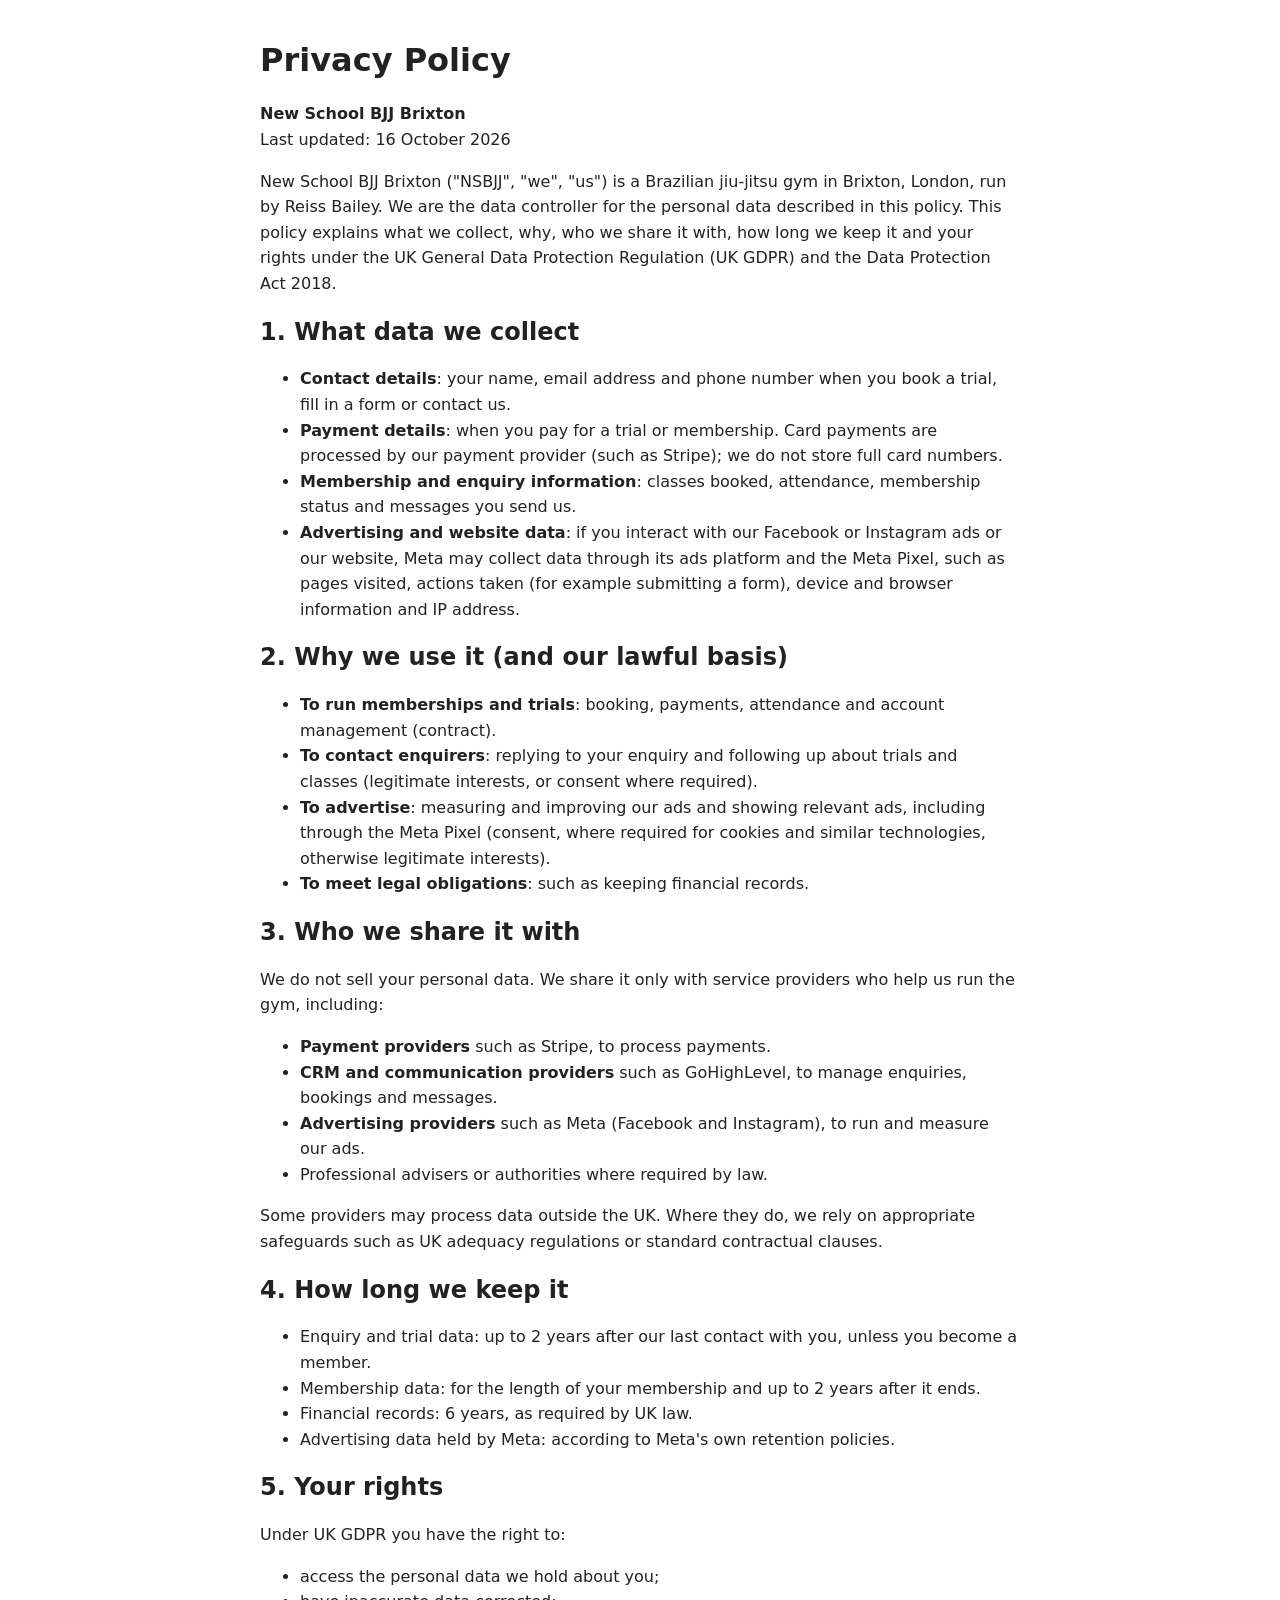
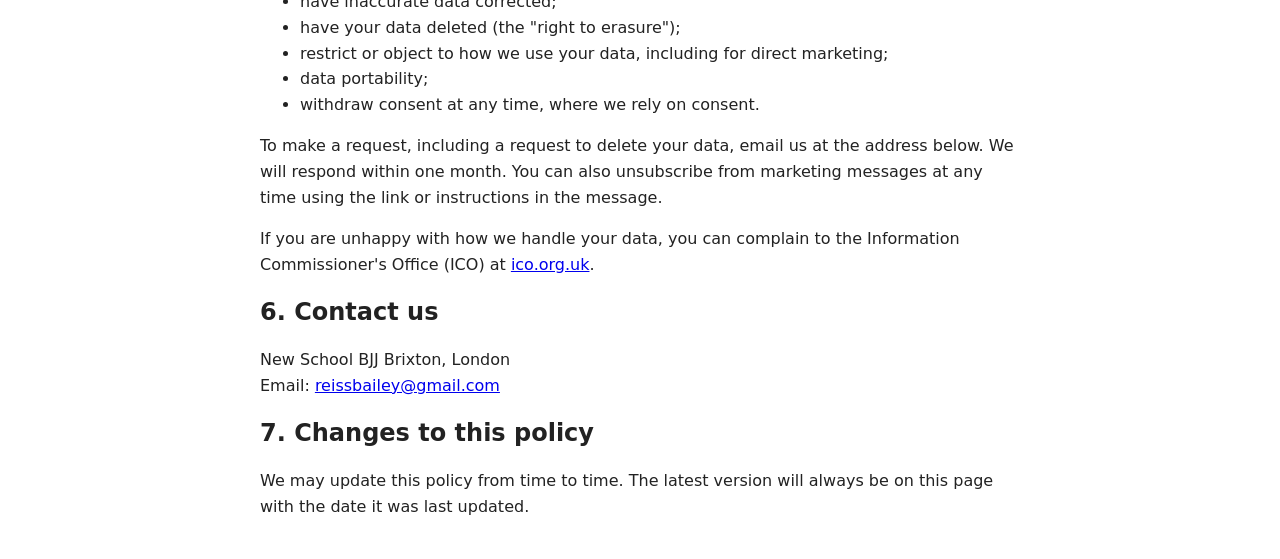
<file: privacy.html>
<!DOCTYPE html>
<html lang="en">
<head>
<meta charset="utf-8">
<meta name="viewport" content="width=device-width, initial-scale=1">
<title>Privacy Policy | New School BJJ Brixton</title>
<style>body{font-family:system-ui,-apple-system,Segoe UI,Roboto,sans-serif;max-width:760px;margin:40px auto;padding:0 20px;line-height:1.6;color:#222}h1,h2{line-height:1.25}</style>
</head>
<body>
<h1>Privacy Policy</h1>
<p><strong>New School BJJ Brixton</strong><br>Last updated: 16 October 2026</p>

<p>New School BJJ Brixton ("NSBJJ", "we", "us") is a Brazilian jiu-jitsu gym in Brixton, London, run by Reiss Bailey. We are the data controller for the personal data described in this policy. This policy explains what we collect, why, who we share it with, how long we keep it and your rights under the UK General Data Protection Regulation (UK GDPR) and the Data Protection Act 2018.</p>

<h2>1. What data we collect</h2>
<ul>
<li><strong>Contact details</strong>: your name, email address and phone number when you book a trial, fill in a form or contact us.</li>
<li><strong>Payment details</strong>: when you pay for a trial or membership. Card payments are processed by our payment provider (such as Stripe); we do not store full card numbers.</li>
<li><strong>Membership and enquiry information</strong>: classes booked, attendance, membership status and messages you send us.</li>
<li><strong>Advertising and website data</strong>: if you interact with our Facebook or Instagram ads or our website, Meta may collect data through its ads platform and the Meta Pixel, such as pages visited, actions taken (for example submitting a form), device and browser information and IP address.</li>
</ul>

<h2>2. Why we use it (and our lawful basis)</h2>
<ul>
<li><strong>To run memberships and trials</strong>: booking, payments, attendance and account management (contract).</li>
<li><strong>To contact enquirers</strong>: replying to your enquiry and following up about trials and classes (legitimate interests, or consent where required).</li>
<li><strong>To advertise</strong>: measuring and improving our ads and showing relevant ads, including through the Meta Pixel (consent, where required for cookies and similar technologies, otherwise legitimate interests).</li>
<li><strong>To meet legal obligations</strong>: such as keeping financial records.</li>
</ul>

<h2>3. Who we share it with</h2>
<p>We do not sell your personal data. We share it only with service providers who help us run the gym, including:</p>
<ul>
<li><strong>Payment providers</strong> such as Stripe, to process payments.</li>
<li><strong>CRM and communication providers</strong> such as GoHighLevel, to manage enquiries, bookings and messages.</li>
<li><strong>Advertising providers</strong> such as Meta (Facebook and Instagram), to run and measure our ads.</li>
<li>Professional advisers or authorities where required by law.</li>
</ul>
<p>Some providers may process data outside the UK. Where they do, we rely on appropriate safeguards such as UK adequacy regulations or standard contractual clauses.</p>

<h2>4. How long we keep it</h2>
<ul>
<li>Enquiry and trial data: up to 2 years after our last contact with you, unless you become a member.</li>
<li>Membership data: for the length of your membership and up to 2 years after it ends.</li>
<li>Financial records: 6 years, as required by UK law.</li>
<li>Advertising data held by Meta: according to Meta's own retention policies.</li>
</ul>

<h2>5. Your rights</h2>
<p>Under UK GDPR you have the right to:</p>
<ul>
<li>access the personal data we hold about you;</li>
<li>have inaccurate data corrected;</li>
<li>have your data deleted (the "right to erasure");</li>
<li>restrict or object to how we use your data, including for direct marketing;</li>
<li>data portability;</li>
<li>withdraw consent at any time, where we rely on consent.</li>
</ul>
<p>To make a request, including a request to delete your data, email us at the address below. We will respond within one month. You can also unsubscribe from marketing messages at any time using the link or instructions in the message.</p>
<p>If you are unhappy with how we handle your data, you can complain to the Information Commissioner's Office (ICO) at <a href="https://ico.org.uk">ico.org.uk</a>.</p>

<h2>6. Contact us</h2>
<p>New School BJJ Brixton, London<br>Email: <a href="mailto:reissbailey@gmail.com">reissbailey@gmail.com</a></p>

<h2>7. Changes to this policy</h2>
<p>We may update this policy from time to time. The latest version will always be on this page with the date it was last updated.</p>
</body>
</html>
</file>
<file: styles.css>
/* New School BJJ Brixton — homepage mockup styles (mobile-first) */
@font-face{font-family:"Anton";src:url(fonts/anton.woff2) format("woff2");font-weight:400;font-display:swap}
@font-face{font-family:"Inter";src:url(fonts/inter-var.woff2) format("woff2");font-weight:100 900;font-display:swap}

:root{
  --ink:#0b0b0c; --char:#141416; --panel:#1b1b1e; --line:rgba(255,255,255,.12);
  --bone:#f3efe7; --bone-2:#e9e3d8; --text:#f5f3ef; --muted:rgba(245,243,239,.68);
  --accent:#ff6a13; --accent-2:#ff8a3d;
  --display:"Anton",Impact,"Arial Narrow Bold",sans-serif;
  --sans:"Inter",system-ui,-apple-system,"Segoe UI",Roboto,sans-serif;
  --pad:clamp(20px,5vw,64px); --max:1240px; --r:14px;
}
*{box-sizing:border-box;margin:0;padding:0}
html{scroll-behavior:smooth;-webkit-text-size-adjust:100%}
body{background:var(--ink);color:var(--text);font:400 16px/1.6 var(--sans);-webkit-font-smoothing:antialiased;overflow-x:hidden}
img{display:block;max-width:100%;height:auto}
a{color:inherit}
.wrap{max-width:var(--max);margin:0 auto;padding:0 var(--pad)}
.sr{position:absolute;width:1px;height:1px;overflow:hidden;clip:rect(0 0 0 0)}

/* type */
.eyebrow{font:700 12px/1 var(--sans);letter-spacing:.22em;text-transform:uppercase;color:var(--accent);display:inline-flex;align-items:center;gap:10px}
.eyebrow::before{content:"";width:22px;height:2px;background:currentColor}
.display{font-family:var(--display);font-weight:400;text-transform:uppercase;line-height:.92;letter-spacing:.005em}
h2.display{font-size:clamp(44px,9vw,104px);margin:18px 0 22px}
.lede{font-size:clamp(17px,2vw,20px);color:var(--muted);max-width:56ch}
.accent{color:var(--accent)}
.confirm{font:700 9px/1 var(--sans);letter-spacing:.12em;text-transform:uppercase;color:#1a1200;background:#ffd23f;padding:3px 5px;border-radius:3px;vertical-align:2px;margin-left:4px;white-space:nowrap}

/* buttons */
.btn{display:inline-flex;align-items:center;justify-content:center;gap:10px;min-height:54px;padding:0 26px;border-radius:999px;font:700 15px/1 var(--sans);letter-spacing:.01em;text-decoration:none;transition:transform .25s ease,background .25s ease,color .25s ease,border-color .25s ease;white-space:nowrap}
.btn svg{width:18px;height:18px;transition:transform .25s ease}
.btn:hover svg{transform:translateX(4px)}
.btn-primary{background:var(--accent);color:#0b0b0c}
.btn-primary:hover{background:#fff;transform:translateY(-2px)}
.btn-ghost{border:1.5px solid rgba(255,255,255,.55);color:#fff;backdrop-filter:blur(6px);background:rgba(0,0,0,.18)}
.btn-ghost:hover{border-color:#fff;background:#fff;color:#0b0b0c;transform:translateY(-2px)}
.btn-dark{background:var(--ink);color:#fff}
.btn-dark:hover{background:var(--accent);color:#0b0b0c;transform:translateY(-2px)}
.btn-line-dark{border:1.5px solid var(--ink);color:var(--ink)}
.btn-line-dark:hover{background:var(--ink);color:#fff}

/* header */
.site-header{position:absolute;inset:0 0 auto 0;z-index:20}
.nav{display:flex;align-items:center;justify-content:space-between;gap:16px;height:76px}
.brand{display:flex;align-items:center;gap:12px;text-decoration:none}
.brand img{width:42px;height:42px;border-radius:50%}
.brand b{font:400 19px/1 var(--display);letter-spacing:.04em;text-transform:uppercase}
.brand small{display:block;font:600 10px/1.2 var(--sans);letter-spacing:.24em;color:var(--accent);margin-top:4px}
.nav-links{display:none;list-style:none;gap:28px}
.nav-links a{font:600 14px/1 var(--sans);text-decoration:none;color:rgba(255,255,255,.86);position:relative;padding:6px 0}
.nav-links a::after{content:"";position:absolute;left:0;bottom:0;height:2px;width:100%;background:var(--accent);transform:scaleX(0);transform-origin:left;transition:transform .3s ease}
.nav-links a:hover::after{transform:scaleX(1)}
.nav-cta{display:none}
.menu{position:relative}
.menu summary{list-style:none;cursor:pointer;width:46px;height:46px;border-radius:50%;border:1.5px solid rgba(255,255,255,.4);display:grid;place-items:center}
.menu summary::-webkit-details-marker{display:none}
.menu summary span,.menu summary span::before,.menu summary span::after{display:block;width:18px;height:2px;background:#fff;position:relative;content:""}
.menu summary span::before{position:absolute;top:-6px}.menu summary span::after{position:absolute;top:6px}
.menu-panel{position:absolute;right:0;top:56px;width:min(84vw,320px);background:var(--char);border:1px solid var(--line);border-radius:var(--r);padding:12px;box-shadow:0 30px 60px rgba(0,0,0,.5)}
.menu-panel a{display:block;padding:12px 14px;text-decoration:none;font-weight:600;border-radius:10px}
.menu-panel a:hover{background:var(--panel)}
.menu-panel .btn{margin-top:8px;width:100%}

/* hero */
.hero{position:relative;min-height:100svh;display:flex;align-items:flex-end;isolation:isolate;overflow:hidden}
.hero picture,.hero picture img{position:absolute;inset:0;width:100%;height:100%;object-fit:cover;object-position:50% 30%;z-index:-2}
.hero picture img{animation:heroZoom 18s ease-out both}
@keyframes heroZoom{from{transform:scale(1.12)}to{transform:scale(1)}}
.hero::after{content:"";position:absolute;inset:0;z-index:-1;background:
  linear-gradient(180deg,rgba(11,11,12,.72) 0%,rgba(11,11,12,.25) 28%,rgba(11,11,12,.55) 55%,rgba(11,11,12,.97) 88%),
  linear-gradient(90deg,rgba(11,11,12,.55),rgba(11,11,12,0) 70%)}
.hero-inner{width:100%;padding-top:120px;padding-bottom:28px}
.hero h1{font-size:clamp(54px,15vw,112px);margin:18px 0 20px;max-width:15ch}
.hero h1 .accent{display:block}
.hero p.lede{color:rgba(255,255,255,.85);max-width:44ch}
.hero-ctas{display:flex;flex-direction:column;gap:12px;margin:28px 0 14px}
.hero-ctas .btn{width:100%}
.hero-note{font-size:13px;color:rgba(255,255,255,.66)}
.reveal-up{animation:up .9s cubic-bezier(.2,.7,.2,1) both}
.d1{animation-delay:.08s}.d2{animation-delay:.18s}.d3{animation-delay:.3s}.d4{animation-delay:.42s}
@keyframes up{from{opacity:0;transform:translateY(28px)}to{opacity:1;transform:none}}

/* proof strip */
.proof{border-top:1px solid var(--line);margin-top:34px;display:grid;grid-template-columns:1fr 1fr}
.proof div{padding:20px 4px 6px;border-right:1px solid var(--line)}
.proof div:nth-child(2n){border-right:0;padding-left:18px}
.proof div:nth-child(n+3){border-top:1px solid var(--line)}
.proof strong{display:block;font:400 clamp(34px,7vw,52px)/1 var(--display);color:#fff}
.proof strong .accent{font-size:.8em;margin-left:2px}
.proof .star{width:.62em;height:.62em;fill:var(--accent);display:inline-block;margin-left:6px;vertical-align:.08em}
.proof span{display:block;font-size:13px;line-height:1.35;color:var(--muted);margin-top:8px;max-width:22ch}

/* marquee */
.ticker{background:var(--accent);color:var(--ink);overflow:hidden;white-space:nowrap;border-block:1px solid #000}
.ticker-track{display:inline-flex;animation:tick 32s linear infinite}
.ticker span{font:400 22px/1 var(--display);text-transform:uppercase;letter-spacing:.04em;padding:16px 0}
.ticker i{display:inline-block;width:8px;height:8px;background:var(--ink);border-radius:50%;margin:0 22px;vertical-align:middle;transform:translateY(-2px)}
@keyframes tick{to{transform:translateX(-50%)}}

/* sections */
section{position:relative}
.sec{padding:clamp(80px,12vw,150px) 0}
.sec-head{display:grid;gap:8px;margin-bottom:clamp(36px,6vw,64px)}
.light{background:var(--bone);color:var(--ink)}
.light .lede{color:#4a4741}
.light .eyebrow{color:#d4500a}

/* programmes */
.programs{display:grid;gap:18px}
.prog{position:relative;border-radius:var(--r);overflow:hidden;background:var(--char);display:flex;flex-direction:column;min-height:560px;isolation:isolate;text-decoration:none}
.prog-media{position:absolute;inset:0;z-index:-2}
.prog-media img{width:100%;height:100%;object-fit:cover;transition:transform 1.2s cubic-bezier(.2,.7,.2,1)}
.prog:hover .prog-media img{transform:scale(1.06)}
.prog::after{content:"";position:absolute;inset:0;z-index:-1;background:linear-gradient(180deg,rgba(11,11,12,.05) 20%,rgba(11,11,12,.9) 70%,rgba(11,11,12,.98))}
.prog-body{margin-top:auto;padding:28px}
.prog-tag{display:inline-block;font:700 11px/1 var(--sans);letter-spacing:.18em;text-transform:uppercase;background:rgba(255,255,255,.12);backdrop-filter:blur(8px);padding:8px 12px;border-radius:999px;margin-bottom:16px}
.prog h3{font:400 clamp(44px,10vw,64px)/.95 var(--display);text-transform:uppercase;margin-bottom:12px}
.prog p{color:var(--muted);margin-bottom:16px}
.prog ul{list-style:none;display:grid;gap:8px;margin-bottom:24px;font-size:15px}
.prog li{display:flex;gap:10px;align-items:flex-start}
.prog li::before{content:"";flex:none;width:7px;height:7px;margin-top:9px;background:var(--accent);transform:rotate(45deg)}
.prog .btn{width:100%}
.prog-kids{background:var(--accent);color:var(--ink)}
.prog-kids::after{display:none}
.prog-kids .kids-ages{position:absolute;left:28px;top:28px;right:28px;display:grid;gap:10px}
.prog-kids .kids-ages div{display:flex;justify-content:space-between;align-items:baseline;border-bottom:2px solid rgba(11,11,12,.85);padding-bottom:8px}
.prog-kids .kids-ages b{font:400 34px/1 var(--display);text-transform:uppercase}
.prog-kids .kids-ages em{font-style:normal;font:400 34px/1 var(--display)}
.prog-kids p{color:rgba(11,11,12,.78)}
.prog-kids .prog-tag{background:rgba(11,11,12,.12)}
.prog-kids li::before{background:var(--ink)}

/* champion moment */
.champ{background:var(--ink);overflow:hidden}
.champ-bg{position:absolute;left:0;right:0;top:clamp(40px,7vw,90px);font:400 clamp(120px,26vw,380px)/.8 var(--display);text-transform:uppercase;color:transparent;-webkit-text-stroke:1px rgba(255,255,255,.09);white-space:nowrap;pointer-events:none;text-align:center;letter-spacing:-.01em}
.champ-grid{display:grid;gap:40px;position:relative}
.champ-photo{position:relative;border-radius:var(--r);overflow:hidden;aspect-ratio:4/5;background:var(--char)}
.champ-photo img{width:100%;height:100%;object-fit:cover;object-position:40% 50%}
.champ-photo figcaption{position:absolute;left:14px;bottom:14px;font-size:12px;font-weight:600;background:rgba(11,11,12,.75);backdrop-filter:blur(6px);padding:8px 12px;border-radius:999px}
.badge-gold{position:absolute;right:14px;top:14px;width:104px;height:104px;border-radius:50%;background:var(--accent);color:var(--ink);display:grid;place-items:center;text-align:center;font:400 15px/1 var(--display);text-transform:uppercase;letter-spacing:.03em;animation:spin 22s linear infinite}
.badge-gold b{display:block;font-size:40px;line-height:.9}
@keyframes spin{to{transform:rotate(360deg)}}
.champ h2.display{font-size:clamp(56px,12vw,128px)}
.titles{list-style:none;border-top:1px solid var(--line);margin:30px 0 34px}
.titles li{display:grid;grid-template-columns:64px 1fr auto;gap:14px;align-items:baseline;padding:18px 0;border-bottom:1px solid var(--line);transition:padding .3s ease,background .3s ease}
.titles li:hover{padding-left:10px}
.titles .yr{font:400 22px/1 var(--display);color:var(--accent)}
.titles .ev{font-weight:700;line-height:1.3}
.titles .ev small{display:block;font-weight:400;color:var(--muted);font-size:14px;margin-top:3px}
.titles .md{font:700 11px/1 var(--sans);letter-spacing:.14em;text-transform:uppercase;padding:7px 10px;border-radius:999px;background:#fff;color:var(--ink)}
.titles .md.gold{background:var(--accent)}

/* podium grid */
.podium{padding-top:0}
.pod-grid{display:grid;grid-template-columns:1fr 1fr;gap:10px}
.pod{position:relative;border-radius:10px;overflow:hidden;aspect-ratio:4/5;background:var(--char)}
.pod img{width:100%;height:100%;object-fit:cover;filter:grayscale(.25) contrast(1.05);transition:transform .8s cubic-bezier(.2,.7,.2,1),filter .6s ease}
.pod:hover img{transform:scale(1.07);filter:none}
.pod::after{content:"";position:absolute;inset:0;background:linear-gradient(180deg,transparent 55%,rgba(11,11,12,.92))}
.pod figcaption{position:absolute;left:12px;right:12px;bottom:12px;z-index:1;font-size:12px;line-height:1.3;color:var(--muted)}
.pod figcaption b{display:block;font:400 18px/1.05 var(--display);text-transform:uppercase;color:#fff;letter-spacing:.02em;margin-bottom:3px}

/* video */
.video-card{position:relative;display:block;border-radius:var(--r);overflow:hidden;aspect-ratio:16/9;isolation:isolate;text-decoration:none}
.video-card img{width:100%;height:100%;object-fit:cover;transition:transform 1s ease}
.video-card:hover img{transform:scale(1.04)}
.video-card::after{content:"";position:absolute;inset:0;background:linear-gradient(0deg,rgba(11,11,12,.85),rgba(11,11,12,.1) 60%)}
.play{position:absolute;z-index:1;left:50%;top:50%;width:84px;height:84px;margin:-42px 0 0 -42px;border-radius:50%;background:var(--accent);display:grid;place-items:center;box-shadow:0 0 0 0 rgba(255,106,19,.6);animation:pulse 2.4s ease-out infinite}
.play svg{width:28px;height:28px;margin-left:5px;fill:var(--ink)}
@keyframes pulse{0%{box-shadow:0 0 0 0 rgba(255,106,19,.55)}100%{box-shadow:0 0 0 26px rgba(255,106,19,0)}}
.video-meta{position:absolute;z-index:1;left:18px;bottom:16px;right:18px;display:flex;justify-content:space-between;align-items:flex-end;gap:12px}
.video-meta b{font:400 clamp(22px,4vw,40px)/1 var(--display);text-transform:uppercase}
.video-meta span{font-size:13px;color:var(--muted);white-space:nowrap}

/* timetable */
.tt-grid{display:grid;gap:18px}
.glance{display:grid;gap:0;border-top:2px solid var(--ink)}
.glance div{display:flex;justify-content:space-between;gap:16px;padding:16px 0;border-bottom:1px solid rgba(11,11,12,.15);font-weight:600}
.glance div span:last-child{font-variant-numeric:tabular-nums;color:#4a4741;font-weight:500;text-align:right}
.kids-trial{margin-top:22px;background:#fff;border-radius:var(--r);padding:22px;border:1px solid rgba(11,11,12,.08)}
.kids-trial h4{font:400 24px/1 var(--display);text-transform:uppercase;margin-bottom:8px}
.kids-trial p{font-size:15px;color:#4a4741;margin-bottom:16px}
.embed{background:var(--ink);color:var(--text);border-radius:var(--r);padding:18px;box-shadow:0 30px 80px rgba(11,11,12,.25);position:relative;overflow:hidden}
.embed-top{display:flex;align-items:center;justify-content:space-between;gap:10px;margin-bottom:14px}
.embed-top b{font:400 20px/1 var(--display);text-transform:uppercase;letter-spacing:.03em}
.live{display:inline-flex;align-items:center;gap:8px;font:700 11px/1 var(--sans);letter-spacing:.14em;text-transform:uppercase;color:var(--accent)}
.live::before{content:"";width:8px;height:8px;border-radius:50%;background:var(--accent);animation:blink 1.6s ease-in-out infinite}
@keyframes blink{50%{opacity:.25}}
.days{display:flex;gap:6px;overflow:hidden;margin-bottom:14px}
.days span{flex:1;min-width:0;text-align:center;font:700 12px/1 var(--sans);padding:10px 0;border-radius:8px;background:var(--panel);color:var(--muted)}
.days span.on{background:#fff;color:var(--ink)}
.slot{display:grid;grid-template-columns:64px 1fr;gap:12px;padding:12px;border-radius:10px;background:var(--char);margin-bottom:8px;align-items:center}
.slot i{display:block;height:10px;border-radius:5px;background:linear-gradient(90deg,rgba(255,255,255,.14),rgba(255,255,255,.06));}
.slot i+i{width:55%;margin-top:7px;height:8px}
.slot .t{height:12px;border-radius:6px;background:rgba(255,106,19,.45)}
.embed-note{position:absolute;inset:auto 18px 18px 18px;background:rgba(11,11,12,.86);backdrop-filter:blur(8px);border:1px dashed rgba(255,106,19,.7);border-radius:10px;padding:14px 16px;font-size:13px;line-height:1.45}
.embed-note b{color:var(--accent)}
.embed-link{display:inline-flex;gap:8px;align-items:center;margin-top:16px;font-weight:700;color:#d4500a;text-decoration:none;border-bottom:2px solid currentColor;padding-bottom:2px}

/* pricing */
.price-grid{display:grid;gap:18px}
.price{border-radius:var(--r);padding:30px 26px;background:var(--char);border:1px solid var(--line);display:flex;flex-direction:column}
.price.featured{background:var(--accent);color:var(--ink);border:0}
.price h3{font:700 12px/1 var(--sans);letter-spacing:.2em;text-transform:uppercase;margin-bottom:22px;opacity:.85}
.price .big{font:400 clamp(72px,16vw,120px)/.85 var(--display);letter-spacing:-.01em}
.price .big small{font-size:.32em;letter-spacing:.02em;margin-left:6px}
.price .sub{font-weight:700;font-size:18px;margin:14px 0 20px}
.price ul{list-style:none;border-top:1px solid currentColor;border-color:rgba(127,127,127,.35);margin-bottom:26px}
.price li{display:flex;justify-content:space-between;gap:12px;padding:13px 0;border-bottom:1px solid rgba(127,127,127,.35);font-size:15px}
.price li b{white-space:nowrap}
.price .btn{margin-top:auto;width:100%}
.price-foot{font-size:13px;color:var(--muted);margin-top:18px;max-width:70ch}

/* reviews */
.rating{display:flex;flex-wrap:wrap;align-items:center;gap:18px 26px;margin-bottom:34px}
.rating .score{font:400 96px/.8 var(--display)}
.stars{color:var(--accent);font-size:22px;letter-spacing:3px}
.rating p{color:#4a4741;font-size:15px}
.reviews{display:grid;gap:14px}
.review{background:#fff;border-radius:var(--r);padding:26px;border:1px solid rgba(11,11,12,.08);position:relative}
.review .stars{font-size:16px;margin-bottom:14px}
.review .ph{display:block;height:10px;border-radius:5px;background:var(--bone-2);margin-bottom:10px}
.review .ph:nth-of-type(2){width:92%}.review .ph:nth-of-type(3){width:78%}.review .ph:nth-of-type(4){width:52%}
.review footer{display:flex;align-items:center;gap:10px;margin-top:20px;font-size:13px;color:#6b665d}
.review footer i{width:34px;height:34px;border-radius:50%;background:var(--bone-2)}
.ph-flag{position:absolute;top:18px;right:18px;font:700 10px/1 var(--sans);letter-spacing:.14em;text-transform:uppercase;color:#a33c00;border:1px dashed #d4500a;padding:5px 8px;border-radius:999px}

/* women */
.split{display:grid;gap:34px;align-items:center}
.split-media{border-radius:var(--r);overflow:hidden;position:relative}
.split-media img{width:100%;aspect-ratio:1/1;object-fit:cover}
.split-media .stamp{position:absolute;left:16px;bottom:16px;background:var(--accent);color:var(--ink);font:400 18px/1 var(--display);text-transform:uppercase;padding:10px 14px;border-radius:8px}

/* location */
.loc-grid{display:grid;gap:26px}
.map{position:relative;border-radius:var(--r);overflow:hidden;min-height:300px;background:#ddd;display:block}
.map img{width:100%;height:100%;object-fit:cover;filter:grayscale(1) contrast(1.05) brightness(.9);position:absolute;inset:0}
.map .pin{position:absolute;left:50%;top:44%;transform:translate(-50%,-100%);width:46px;height:46px;border-radius:50% 50% 50% 0;background:var(--accent);rotate:-45deg;box-shadow:0 10px 24px rgba(0,0,0,.35)}
.map .pin::after{content:"";position:absolute;inset:14px;border-radius:50%;background:var(--ink)}
.map .map-label{position:absolute;left:14px;bottom:14px;right:14px;background:var(--ink);color:#fff;border-radius:10px;padding:14px 16px;display:flex;justify-content:space-between;gap:10px;align-items:center;font-weight:700;font-size:14px}
.contact-list{list-style:none;border-top:1px solid var(--line)}
.contact-list li{padding:18px 0;border-bottom:1px solid var(--line);display:grid;gap:4px}
.contact-list small{font:700 11px/1 var(--sans);letter-spacing:.18em;text-transform:uppercase;color:var(--muted)}
.contact-list a,.contact-list span{font-size:20px;font-weight:700;text-decoration:none}
.contact-list a:hover{color:var(--accent)}

/* faq */
.faq{max-width:900px}
.faq details{border-bottom:1px solid rgba(11,11,12,.16)}
.faq summary{list-style:none;cursor:pointer;display:flex;justify-content:space-between;align-items:center;gap:20px;padding:24px 0;font:700 clamp(17px,2.2vw,21px)/1.3 var(--sans)}
.faq summary::-webkit-details-marker{display:none}
.faq summary::after{content:"+";flex:none;width:38px;height:38px;border-radius:50%;border:1.5px solid var(--ink);display:grid;place-items:center;font:400 22px/1 var(--sans);transition:transform .3s ease,background .3s ease,color .3s ease}
.faq details[open] summary::after{transform:rotate(45deg);background:var(--ink);color:#fff}
.faq details p{padding:0 0 24px;color:#4a4741;max-width:68ch}
.faq details p a{color:#d4500a;font-weight:600}

/* final cta */
.final{position:relative;overflow:hidden;isolation:isolate;text-align:left}
.final picture img{position:absolute;inset:0;width:100%;height:100%;object-fit:cover;z-index:-2;object-position:50% 40%}
.final::after{content:"";position:absolute;inset:0;z-index:-1;background:linear-gradient(180deg,rgba(11,11,12,.88),rgba(11,11,12,.7) 50%,rgba(11,11,12,.92))}
.final h2.display{font-size:clamp(60px,14vw,170px);max-width:11ch}
.final-ctas{display:flex;flex-direction:column;gap:12px;margin-top:34px}

/* footer */
.foot{background:#050506;padding:64px 0 120px;font-size:14px;color:var(--muted)}
.foot-grid{display:grid;gap:34px}
.foot h4{font:700 11px/1 var(--sans);letter-spacing:.2em;text-transform:uppercase;color:#fff;margin-bottom:16px}
.foot ul{list-style:none;display:grid;gap:10px}
.foot a{text-decoration:none}
.foot a:hover{color:var(--accent)}
.foot .big-brand{font:400 clamp(44px,9vw,92px)/.9 var(--display);text-transform:uppercase;color:#fff;margin-bottom:18px}
.foot-bottom{border-top:1px solid var(--line);margin-top:48px;padding-top:22px;display:flex;flex-wrap:wrap;gap:10px 24px;justify-content:space-between;font-size:12px}

/* mobile sticky CTA */
.sticky{position:fixed;left:10px;right:10px;bottom:10px;z-index:30;display:grid;grid-template-columns:1.2fr 1fr;gap:8px;padding:8px;border-radius:999px;background:rgba(11,11,12,.86);backdrop-filter:blur(12px);border:1px solid var(--line);box-shadow:0 16px 40px rgba(0,0,0,.45)}
.sticky .btn{min-height:48px;padding:0 14px;font-size:14px}

/* scroll reveal (CSS-only, progressive) */
@supports (animation-timeline: view()){
  .rv{animation:rv linear both;animation-timeline:view();animation-range:entry 0% entry 70%}
  @keyframes rv{from{opacity:0;transform:translateY(46px)}to{opacity:1;transform:none}}
}
@media (prefers-reduced-motion:reduce){*,*::before,*::after{animation:none!important;transition:none!important}html{scroll-behavior:auto}}

/* ---------- tablet / desktop ---------- */
@media (min-width:720px){
  .hero-ctas,.final-ctas{flex-direction:row;flex-wrap:wrap}
  .hero-ctas .btn{width:auto}
  .proof{grid-template-columns:repeat(4,1fr)}
  .proof div,.proof div:nth-child(2n){border-right:1px solid var(--line);padding:22px 22px 4px}
  .proof div:first-child{padding-left:0}
  .proof div:last-child{border-right:0}
  .proof div:nth-child(n+3){border-top:0}
  .pod-grid{grid-template-columns:repeat(3,1fr);gap:14px}
  .reviews{grid-template-columns:repeat(3,1fr)}
  .price-grid{grid-template-columns:1fr 1fr}
  .foot-grid{grid-template-columns:1.6fr 1fr 1fr 1fr}
  .sticky{display:none}
  .foot{padding-bottom:40px}
}
@media (min-width:1000px){
  .nav-links{display:flex}
  .nav-cta{display:inline-flex;min-height:46px;padding:0 20px;font-size:14px}
  .menu{display:none}
  .hero-inner{padding-bottom:44px}
  .programs{grid-template-columns:repeat(3,1fr)}
  .prog{min-height:680px}
  .prog h3{font-size:58px}
  .champ-grid{grid-template-columns:5fr 6fr;gap:72px;align-items:center}
  .tt-grid{grid-template-columns:5fr 7fr;gap:56px;align-items:start}
  .split{grid-template-columns:1fr 1fr;gap:72px}
  .split.rev .split-media{order:2}
  .loc-grid{grid-template-columns:5fr 7fr;gap:56px;align-items:stretch}
  .map{min-height:440px}
  .sec-head.row{grid-template-columns:1.2fr 1fr;align-items:end;gap:40px}
  .pod-grid{grid-template-columns:repeat(12,1fr)}
  .pod{grid-column:span 3}
  .pod:nth-child(1),.pod:nth-child(2){grid-column:span 6;aspect-ratio:16/10}
  .pod:nth-child(1) img,.pod:nth-child(2) img{object-position:50% 25%}
  .pod:nth-child(1) figcaption b,.pod:nth-child(2) figcaption b{font-size:28px}
}

/* ---------- round 2 refinements ---------- */
.proof strong span{display:inline;margin:0;color:var(--accent)}
.hero h1{font-size:clamp(50px,13.6vw,112px)}
@media (max-width:719px){
  .hero::after{background:linear-gradient(180deg,rgba(11,11,12,.86) 0%,rgba(11,11,12,.62) 40%,rgba(11,11,12,.8) 70%,rgba(11,11,12,.98) 92%)}
  .hero picture img{object-position:50% 20%}
}
/* kids card: ages in normal flow */
.prog-kids .kids-ages{position:static;padding:28px 28px 0}
.prog-kids .prog-body{margin-top:auto}
/* programmes: stacked on small screens */
@media (max-width:999px){
  .prog{min-height:0}
  .prog-media{position:relative;inset:auto;aspect-ratio:4/3;z-index:0;overflow:hidden}
  .prog::after{display:none}
  .prog-media::after{content:"";position:absolute;inset:0;background:linear-gradient(180deg,transparent 60%,var(--char))}
  .prog-body{position:relative;margin-top:-56px;z-index:1}
  .prog-kids .prog-body{margin-top:0}
  .prog-kids .kids-ages{padding-top:30px}
}
/* video meta with play button */
.play{position:static;margin:0;width:64px;height:64px;flex:none}
.play svg{width:22px;height:22px;margin-left:4px}
.video-meta{left:20px;bottom:20px;justify-content:flex-start;align-items:center;gap:16px}
.vm-text{display:grid;gap:4px}
.vm-text span{font-size:13px;color:var(--muted)}
@media (min-width:720px){.play{width:84px;height:84px}.play svg{width:28px;height:28px}.video-meta{left:32px;bottom:30px}}
/* timetable heading */
@media (min-width:1000px){.tt-grid h2.display{font-size:clamp(56px,6.4vw,92px)}}
.price .big{text-transform:uppercase}
/* rating stars */
.stars-rate{position:relative;display:inline-block;font-size:24px;letter-spacing:3px;line-height:1;margin-bottom:6px}
.stars-rate .base{color:#d9d2c4}
.stars-rate .fill{position:absolute;left:0;top:0;overflow:hidden;white-space:nowrap;color:var(--accent)}
.review{padding-top:58px}
@media (max-width:719px){
  .reviews{grid-auto-flow:column;grid-auto-columns:82%;overflow-x:auto;scroll-snap-type:x mandatory;margin:0 calc(var(--pad)*-1);padding:0 var(--pad) 6px;scrollbar-width:none}
  .reviews::-webkit-scrollbar{display:none}
  .review{scroll-snap-align:start}
  .pod figcaption b{font-size:15px}
  .pod figcaption{font-size:11px;left:10px;right:10px;bottom:10px}
}
/* map illustration */
.map{background:#141416}
.map-svg{position:absolute;inset:0;width:100%;height:100%}
/* final CTA: orange band */
.final{background:var(--accent);color:var(--ink)}
.final::after{display:none}
.final .eyebrow{color:var(--ink)}
.final .lede{color:rgba(11,11,12,.8);font-weight:500}
.final h2.display{color:var(--ink)}
.final .btn-line-dark:hover{background:var(--ink);color:#fff}
/* footer */
.foot .big-brand{font-size:clamp(40px,5vw,60px)}
/* FAQ two columns */
@media (min-width:1000px){
  .faq-grid{display:grid;grid-template-columns:4fr 7fr;gap:72px;align-items:start}
  .faq-grid .sec-head{position:sticky;top:40px}
  .faq{max-width:none}
}
/* sticky bar: appears once you scroll past the hero */
@supports (animation-timeline: scroll()){
  .sticky{animation:stickyIn linear both;animation-timeline:scroll(root);animation-range:300px 600px}
  @keyframes stickyIn{from{opacity:0;transform:translateY(130%)}to{opacity:1;transform:none}}
}

/* ---------- round 3 refinements ---------- */
.champ-bg{text-align:left}
.champ-bg span{display:inline-block;animation:drift 60s linear infinite}
@keyframes drift{to{transform:translateX(-50%)}}
@media (max-width:719px){
  .video-card{aspect-ratio:auto;background:var(--char)}
  .video-card picture img{aspect-ratio:16/9}
  .video-card::after{display:none}
  .video-meta{position:static;padding:16px 18px 18px}
  .play{width:56px;height:56px}
}

/* ---------- coaches (two champion coaches) ---------- */
.coach-head h2.display{font-size:clamp(56px,12vw,128px)}
.coaches{display:grid;gap:22px;position:relative}
.coach{background:linear-gradient(180deg,#151517,#111113);border:1px solid var(--line);border-radius:calc(var(--r) + 4px);overflow:hidden;display:flex;flex-direction:column;transition:transform .5s cubic-bezier(.2,.7,.2,1),border-color .5s ease}
.coach:hover{transform:translateY(-6px);border-color:rgba(255,106,19,.55)}
.coach-photo{position:relative;aspect-ratio:4/5;overflow:hidden;background:var(--char)}
.coach-photo img{width:100%;height:100%;object-fit:cover;object-position:50% 30%;transition:transform 1.2s cubic-bezier(.2,.7,.2,1)}
.coach:hover .coach-photo img{transform:scale(1.05)}
.coach-photo::after{content:"";position:absolute;inset:0;background:linear-gradient(180deg,transparent 55%,rgba(17,17,19,.95))}
.coach-photo figcaption{position:absolute;z-index:1;left:16px;bottom:16px;font-size:12px;font-weight:600;background:rgba(11,11,12,.75);backdrop-filter:blur(6px);padding:8px 12px;border-radius:999px}
.coach-photo .badge-gold{z-index:1}
.coach-body{padding:6px 24px 26px}
.coach-role{font:700 11px/1 var(--sans);letter-spacing:.18em;text-transform:uppercase;color:var(--accent)}
.coach h3{font:400 clamp(44px,9vw,64px)/.95 var(--display);text-transform:uppercase;margin:12px 0 12px}
.coach p{color:var(--muted);margin-bottom:6px}
.coach .titles{margin:20px 0 0}
.coach .titles li{grid-template-columns:52px 1fr auto;gap:12px;padding:15px 0}
.coach .titles .yr{font-size:20px}
.coach .titles .ev{font-size:15px}
.coach .titles .ev small{font-size:13px}
.coach .titles .md{white-space:nowrap}
.coach-cta{margin-top:34px}
@media (min-width:860px){
  .coaches{grid-template-columns:1fr 1fr;gap:26px}
  .coach-photo{aspect-ratio:5/4}
  .coach-body{padding:8px 32px 32px}
  .coach-cta{display:flex;justify-content:center}
}
.coach-photo img.pos-low{object-position:50% 72%}

/* Coach Instagram link */
.coach-ig{display:inline-flex;align-items:center;gap:8px;margin-top:18px;font-size:14px;font-weight:600;color:var(--muted);transition:color .2s ease}
.coach-ig svg{width:18px;height:18px;color:var(--accent)}
.coach-ig:hover{color:#fff}

/* ---------- team / community (3 Oct 2026) ---------- */
.team{position:relative;overflow:hidden;background:var(--ink)}
.team-bg{position:absolute;left:0;right:0;top:clamp(30px,5vw,70px);font:400 clamp(110px,22vw,320px)/.8 var(--display);text-transform:uppercase;color:transparent;-webkit-text-stroke:1px rgba(255,255,255,.08);white-space:nowrap;pointer-events:none;overflow:hidden}
.team-bg span{display:inline-block;animation:teamslide 60s linear infinite}
@keyframes teamslide{to{transform:translateX(-50%)}}
.team .wrap{position:relative}
.team-hero{position:relative;max-width:calc(var(--max) - 2*var(--pad));margin:10px auto 0;border-radius:var(--r);overflow:hidden;background:var(--char)}
.team-hero img{display:block;width:100%;height:auto;aspect-ratio:4/3;object-fit:cover}
.team-hero::after{content:"";position:absolute;inset:0;background:linear-gradient(180deg,transparent 60%,rgba(11,11,12,.55));pointer-events:none}
.team-hero figcaption{position:absolute;z-index:1;left:14px;bottom:14px;right:14px;width:max-content;max-width:calc(100% - 28px);font-size:12px;font-weight:600;background:rgba(11,11,12,.78);backdrop-filter:blur(6px);padding:8px 12px;border-radius:999px}
.team-hero figcaption b{color:var(--accent);text-transform:uppercase;letter-spacing:.14em;font-size:11px;margin-right:8px}
.team-stats{list-style:none;display:grid;grid-template-columns:1fr 1fr;border-top:1px solid var(--line);margin:34px 0 0}
.team-stats li{padding:22px 14px 22px 0;border-bottom:1px solid var(--line)}
.team-stats li:nth-child(2n){padding-left:16px;border-left:1px solid var(--line);padding-right:0}
.team-stats strong{display:block;font:400 clamp(36px,9vw,64px)/.95 var(--display);text-transform:uppercase;color:#fff;letter-spacing:.005em}
.team-stats strong small{font-size:.55em;color:var(--accent);margin-left:2px}
.team-stats li:first-child strong{color:var(--accent)}
.team-stats li:first-child strong small{color:#fff}
.team-stats span{display:block;font-size:13px;line-height:1.4;color:var(--muted);margin-top:10px;max-width:26ch}
.team-grid{display:grid;gap:44px;margin-top:56px}
.culture{list-style:none;border-top:1px solid var(--line)}
.culture li{display:grid;grid-template-columns:54px 1fr;gap:12px;padding:22px 0;border-bottom:1px solid var(--line)}
.culture .n{font:400 22px/1.1 var(--display);color:var(--accent)}
.culture h3{font:400 clamp(28px,6vw,38px)/1 var(--display);text-transform:uppercase;margin-bottom:8px}
.culture p{color:var(--muted);font-size:16px;max-width:44ch}
.team-ctas{display:flex;flex-direction:column;gap:12px;margin-top:30px}
.team-ctas .btn{width:100%}
.team-photos{display:grid;grid-template-columns:1fr;gap:12px}
.tp{position:relative;border-radius:var(--r);overflow:hidden;background:var(--char)}
.tp img{display:block;width:100%;height:100%;object-fit:cover;transition:transform 1s cubic-bezier(.2,.7,.2,1)}
.tp:hover img{transform:scale(1.04)}
.tp-tall{aspect-ratio:4/5}
.tp-wide{aspect-ratio:16/10}
.tp figcaption{position:absolute;left:12px;bottom:12px;max-width:calc(100% - 24px);font-size:12px;font-weight:600;background:rgba(11,11,12,.78);backdrop-filter:blur(6px);padding:7px 11px;border-radius:999px}
@media (min-width:720px){
  .team-hero img{aspect-ratio:16/9}
  .team-hero figcaption{left:22px;bottom:22px;font-size:13px}
  .team-stats{grid-template-columns:repeat(4,1fr)}
  .team-stats li,.team-stats li:nth-child(2n){padding:24px 20px 6px;border-left:1px solid var(--line);border-bottom:0}
  .team-stats li:first-child{padding-left:0;border-left:0}
  .team-ctas{flex-direction:row;flex-wrap:wrap}
  .team-ctas .btn{width:auto}
  .team-photos{grid-template-columns:4fr 5fr;align-items:stretch}
  .tp-wide{aspect-ratio:auto}
}
@media (min-width:1000px){
  .programs{grid-template-columns:1fr 1fr}
  .prog{min-height:640px}
  .team-grid{grid-template-columns:5fr 7fr;gap:56px;align-items:start;margin-top:72px}
}
.team-bg{-webkit-text-stroke:1px rgba(255,255,255,.06)}
@media (min-width:1000px){
  .team-grid{align-items:stretch}
  .team-photos{min-height:560px}
  .tp-tall,.tp-wide{aspect-ratio:auto;height:100%}
  .tp img{position:absolute;inset:0}
  .team-ctas .btn{padding-left:22px;padding-right:22px}
}
@media (min-width:1000px){.team-photos{grid-template-columns:4fr 6fr}.tp-tall img{object-position:50% 40%}}
@media (max-width:719px){.team-hero{border-radius:0}}

/* ---------- No.1 team feature (3 Oct 2026, round 2) ---------- */
.team-no1{position:relative;display:grid;gap:6px;align-items:center;margin-top:34px;padding:26px 22px 28px;border-radius:var(--r);background:var(--accent);color:var(--ink);overflow:hidden;isolation:isolate}
.team-no1::after{content:"";position:absolute;inset:0;z-index:-1;background:radial-gradient(120% 140% at 0% 0%,rgba(255,255,255,.22),transparent 55%)}
.no1-num{font:400 clamp(120px,36vw,260px)/.78 var(--display);letter-spacing:-.02em;margin:0;color:var(--ink)}
.no1-tag{display:inline-block;font:700 11px/1 var(--sans);letter-spacing:.18em;text-transform:uppercase;background:rgba(11,11,12,.12);padding:8px 12px;border-radius:999px;margin-bottom:14px}
.no1-copy h3{font:400 clamp(30px,7vw,52px)/.95 var(--display);text-transform:uppercase;margin-bottom:12px;max-width:16ch}
.no1-copy p{color:rgba(11,11,12,.8);font-size:16px;max-width:46ch}
.team-stats{grid-template-columns:1fr 1fr;margin-top:8px;border-top:0}
.team-stats li:nth-child(3){grid-column:1 / -1;border-left:0;padding-left:0}
.team-note{font-size:13px;color:var(--muted);margin-top:16px}
.team-note::before{content:"";display:inline-block;width:7px;height:7px;background:var(--accent);transform:rotate(45deg);margin:0 10px 1px 2px}
.no1-badge{position:absolute;z-index:2;right:12px;top:12px;width:92px;height:92px;border-radius:50%;background:var(--accent);color:var(--ink);display:grid;place-content:center;text-align:center;font:400 11px/1.05 var(--display);text-transform:uppercase;letter-spacing:.04em;box-shadow:0 10px 30px rgba(0,0,0,.35)}
.no1-badge b{display:block;font-size:32px;line-height:.9;margin-bottom:2px}
@media (min-width:720px){
  .team-no1{grid-template-columns:auto 1fr;gap:44px;padding:34px 44px 34px 40px;margin-top:40px}
  .team-stats{grid-template-columns:repeat(3,1fr)}
  .team-stats li:nth-child(3){grid-column:auto;border-left:1px solid var(--line);padding-left:20px}
  .no1-badge{right:22px;top:22px;width:128px;height:128px;font-size:14px}
  .no1-badge b{font-size:46px}
}
@media (min-width:1000px){
  .no1-num{font-size:230px}
  .team-no1{padding:40px 56px 40px 48px;gap:64px}
}
@media (max-width:719px){.no1-badge{display:none}}
</file>
